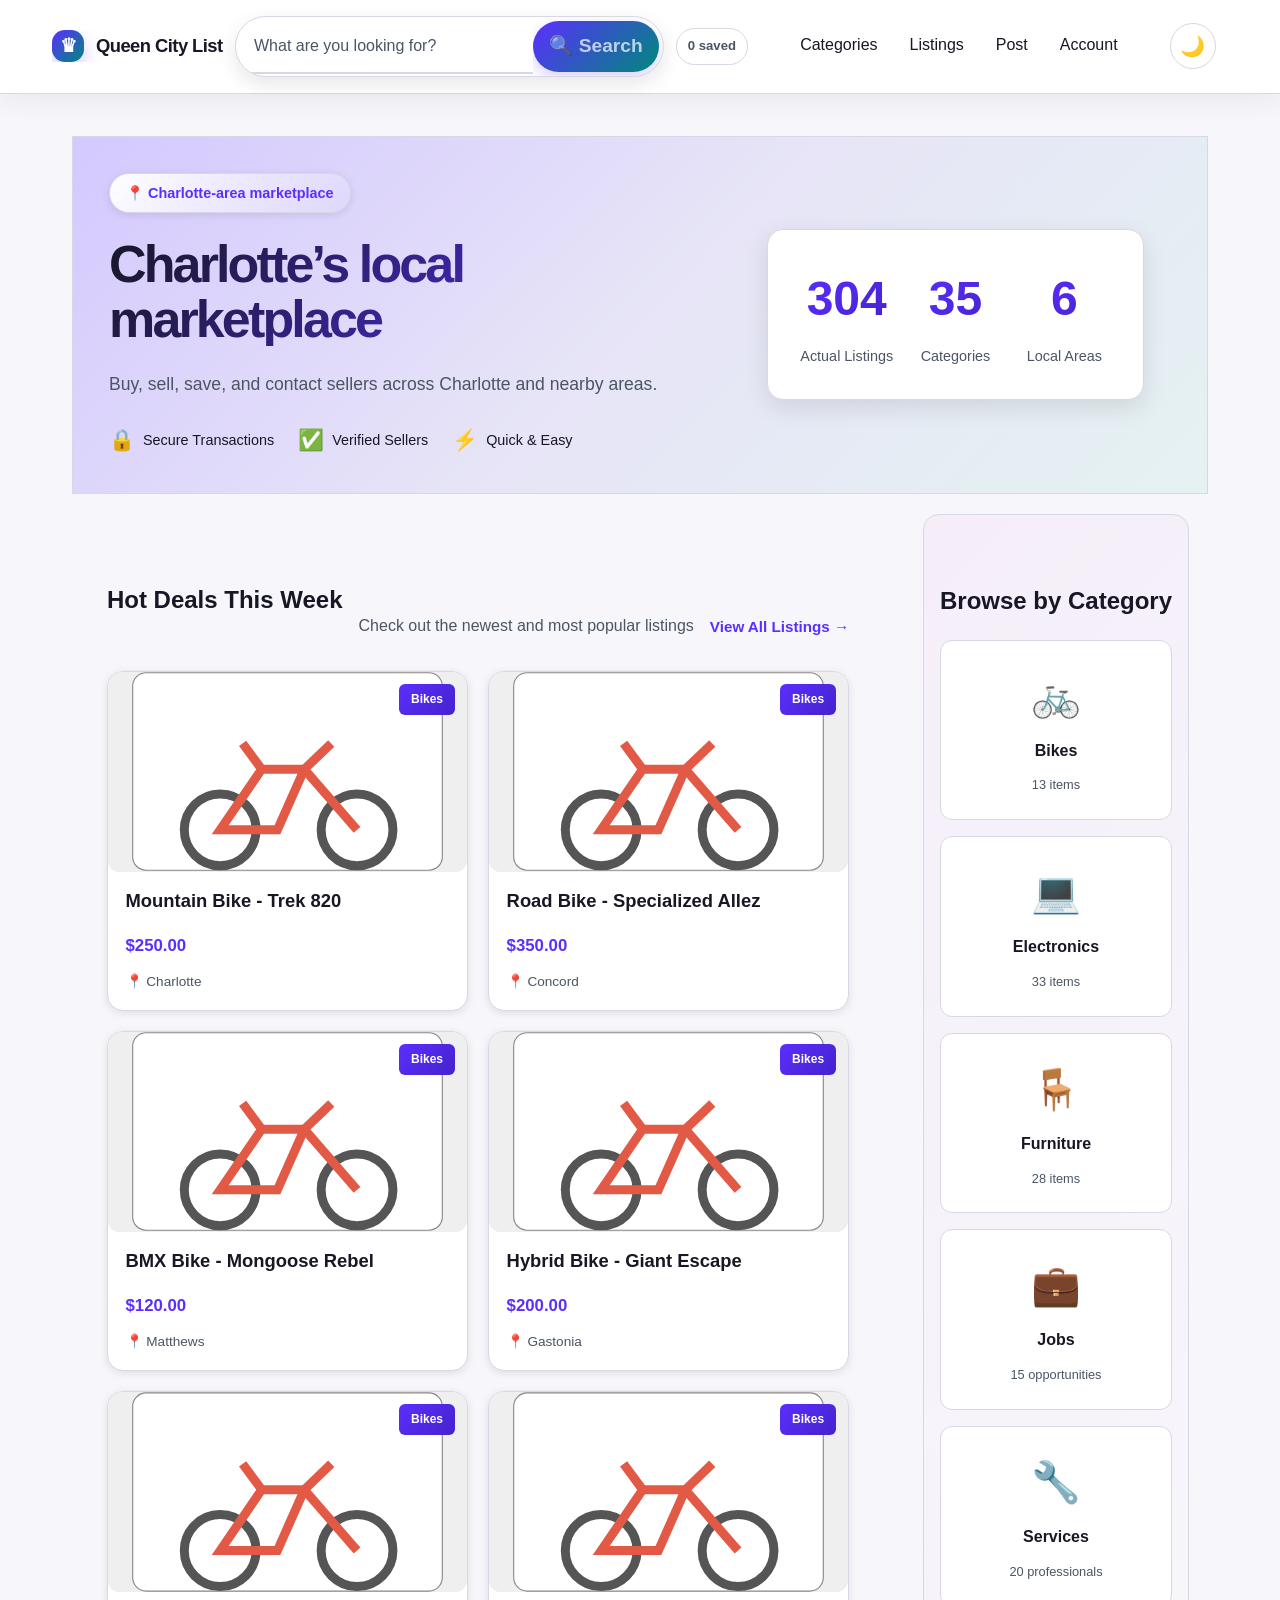
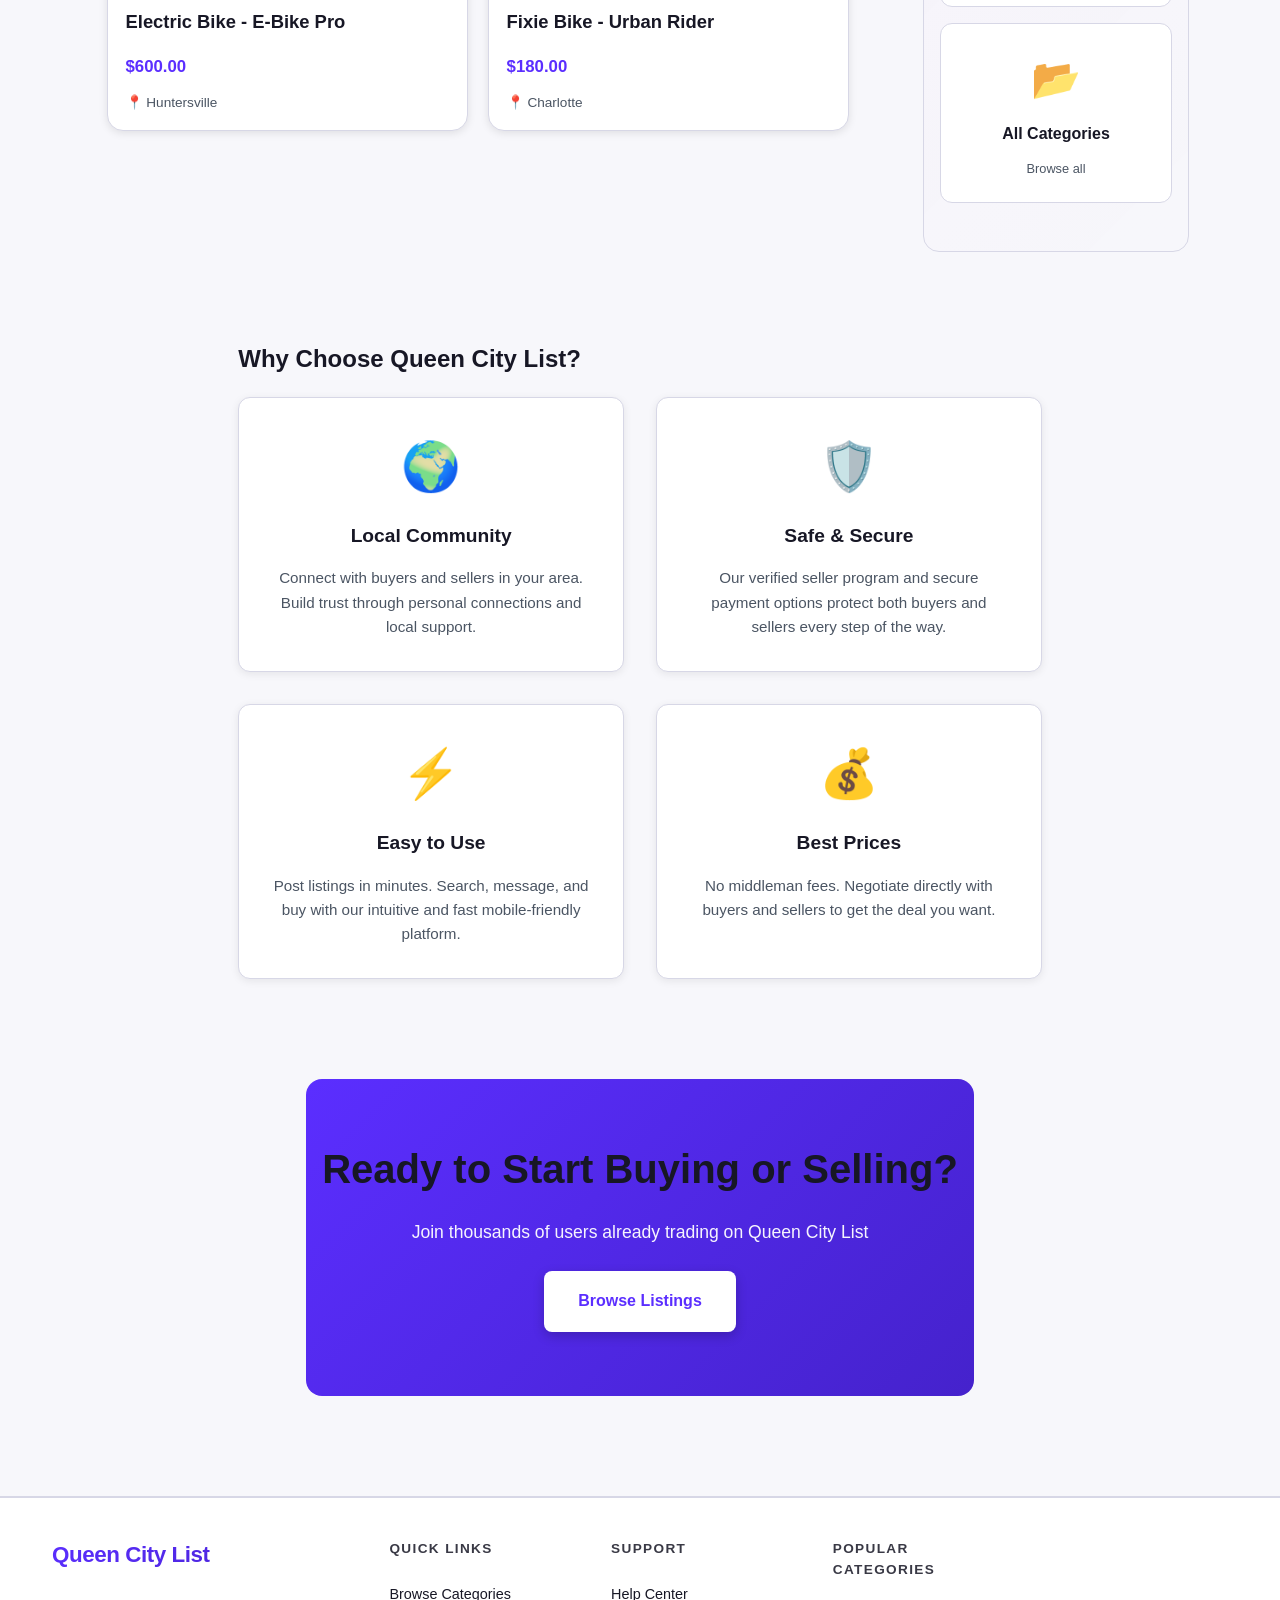
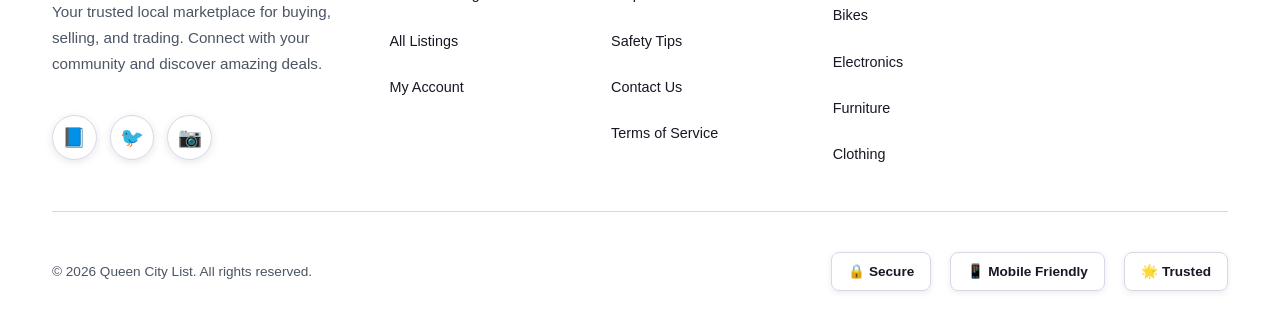
<file: Queen_City_List/index.html>
<!DOCTYPE html>
<html lang="en">
<head>
  <meta charset="UTF-8">
  <meta name="viewport" content="width=device-width, initial-scale=1.0">
  <title>Queen City List | Charlotte Marketplace</title>
  <link rel="stylesheet" href="styles.css">
</head>
<body data-page="home">
  <a class="skip-link" href="#mainContent">Skip to main content</a>
  <header class="site-header">
    <div class="header-top">
      <div class="header-container">
        <div class="header-left">
          <a class="logo-link" href="index.html" aria-label="Go to home page">
            <span class="logo-mark">◔</span>
            <span class="logo-text">Queen City List</span>
          </a>
        </div>

        <div class="header-center">
          <div class="search-bar">
            <div class="search-input-group">
              <input id="searchDesktop" type="text" placeholder="What are you looking for?" class="search-input">
              <input id="locationDesktop" type="text" placeholder="Location" class="location-input">
            </div>
            <button class="search-btn" aria-label="Search">
              <span class="search-icon">🔍</span>
            </button>
          </div>
        </div>

        <div class="header-right">
          <nav class="main-nav">
            <a href="categories.html" class="nav-link">Categories</a>
            <a href="Listings.html" class="nav-link">Listings</a>
            <a href="post.html" class="nav-link">Post</a>
            <a href="account.html" class="nav-link">Account</a>
          </nav>
          <button type="button" class="theme-toggle" id="modeToggleDesktop" aria-label="Toggle dark mode">
            <span class="theme-icon">🌙</span>
          </button>
        </div>

        <button class="mobile-menu-toggle" id="menuToggle" aria-expanded="false" aria-controls="mobileMenu" aria-label="Open navigation menu">
          <span class="hamburger-line"></span>
          <span class="hamburger-line"></span>
          <span class="hamburger-line"></span>
        </button>
      </div>
    </div>

    <div class="mobile-menu" id="mobileMenu">
      <div class="mobile-menu-header">
        <div class="mobile-search">
          <input id="searchMobile" type="text" placeholder="Search">
          <input id="locationMobile" type="text" placeholder="Location">
          <button class="mobile-search-btn">🔍</button>
        </div>
      </div>

      <nav class="mobile-nav">
        <a href="index.html" class="mobile-nav-link" data-nav="home">
          <span class="nav-icon">🏠</span>
          <span>Home</span>
        </a>
        <a href="categories.html" class="mobile-nav-link" data-nav="categories">
          <span class="nav-icon">📂</span>
          <span>Categories</span>
        </a>
        <a href="Listings.html" class="mobile-nav-link" data-nav="listings">
          <span class="nav-icon">📋</span>
          <span>Listings</span>
        </a>
        <a href="post.html" class="mobile-nav-link" data-nav="post">
          <span class="nav-icon">➕</span>
          <span>Post</span>
        </a>
        <a href="account.html" class="mobile-nav-link" data-nav="account">
          <span class="nav-icon">👤</span>
          <span>Account</span>
        </a>
        <button type="button" class="mobile-theme-toggle" id="modeToggleMobile" aria-label="Toggle dark mode"><span class="theme-icon">🌙</span></button>
      </nav>
    </div>
  </header>

  <main id="mainContent" class="app-shell">

    <section class="main-content">
      <!-- Premium Hero Section -->
      <div class="hero-section premium-hero">
        <div class="hero-backdrop"></div>
        <div class="hero-container">
          <div class="hero-content premium">
            <div class="hero-badge">📍 Charlotte-area marketplace</div>
            <h1 class="hero-title">Charlotte’s local marketplace</h1>
            <p class="hero-subtitle">Buy, sell, save, and contact sellers across Charlotte and nearby areas.</p>
            
            <div class="hero-trusted-by">
              <div class="trusted-badge">
                <span class="badge-icon">🔒</span>
                <span class="badge-text">Secure Transactions</span>
              </div>
              <div class="trusted-badge">
                <span class="badge-icon">✅</span>
                <span class="badge-text">Verified Sellers</span>
              </div>
              <div class="trusted-badge">
                <span class="badge-icon">⚡</span>
                <span class="badge-text">Quick & Easy</span>
              </div>
            </div>
          </div>
          
          <div class="hero-visual premium">
            <div class="stats-card premium-stats">
              <div class="stat-item premium">
                <div class="stat-number-large" id="homeTotalListings">0</div>
                <div class="stat-label">Actual Listings</div>
              </div>
              <div class="stat-item premium">
                <div class="stat-number-large" id="homeCategoryTotal">0</div>
                <div class="stat-label">Categories</div>
              </div>
              <div class="stat-item premium">
                <div class="stat-number-large" id="homeCityTotal">0</div>
                <div class="stat-label">Local Areas</div>
              </div>
            </div>
          </div>
        </div>
      </div>

      <!-- Featured Listings Section -->
      <div class="featured-listings-section">
        <div class="section-header">
          <h2 class="section-title">Hot Deals This Week</h2>
          <p class="section-subtitle">Check out the newest and most popular listings</p>
          <a href="Listings.html" class="view-all-link">View All Listings →</a>
        </div>
        <div id="featuredListingsContainer" class="featured-listings-grid"></div>
      </div>

      <!-- Quick Categories -->
      <div class="quick-categories-section">
        <h2 class="section-title">Browse by Category</h2>
        <div class="quick-categories-grid">
          <a href="Listings.html?category=Bikes" class="quick-category">
            <div class="quick-category-icon">🚲</div>
            <h3>Bikes</h3>
            <span class="category-count" data-count-category="Bikes">0 items</span>
          </a>
          <a href="Listings.html?category=Electronics" class="quick-category">
            <div class="quick-category-icon">💻</div>
            <h3>Electronics</h3>
            <span class="category-count" data-count-category="Electronics">0 items</span>
          </a>
          <a href="Listings.html?category=Furniture" class="quick-category">
            <div class="quick-category-icon">🪑</div>
            <h3>Furniture</h3>
            <span class="category-count" data-count-category="Furniture">0 items</span>
          </a>
          <a href="Listings.html?category=Jobs" class="quick-category">
            <div class="quick-category-icon">💼</div>
            <h3>Jobs</h3>
            <span class="category-count" data-count-category="Jobs">0 opportunities</span>
          </a>
          <a href="Listings.html?category=Services" class="quick-category">
            <div class="quick-category-icon">🔧</div>
            <h3>Services</h3>
            <span class="category-count" data-count-category="Services">0 professionals</span>
          </a>
          <a href="categories.html" class="quick-category">
            <div class="quick-category-icon">📂</div>
            <h3>All Categories</h3>
            <span class="category-count">Browse all</span>
          </a>
        </div>
      </div>

      <!-- Why Choose Us Section -->
      <div class="why-choose-section">
        <h2 class="section-title">Why Choose Queen City List?</h2>
        <div class="benefits-grid">
          <div class="benefit-card">
            <div class="benefit-icon">🌍</div>
            <h3>Local Community</h3>
            <p>Connect with buyers and sellers in your area. Build trust through personal connections and local support.</p>
          </div>
          <div class="benefit-card">
            <div class="benefit-icon">🛡️</div>
            <h3>Safe & Secure</h3>
            <p>Our verified seller program and secure payment options protect both buyers and sellers every step of the way.</p>
          </div>
          <div class="benefit-card">
            <div class="benefit-icon">⚡</div>
            <h3>Easy to Use</h3>
            <p>Post listings in minutes. Search, message, and buy with our intuitive and fast mobile-friendly platform.</p>
          </div>
          <div class="benefit-card">
            <div class="benefit-icon">💰</div>
            <h3>Best Prices</h3>
            <p>No middleman fees. Negotiate directly with buyers and sellers to get the deal you want.</p>
          </div>
        </div>
      </div>

      <!-- Call to Action Section -->
      <div class="cta-section">
        <div class="cta-content">
          <h2>Ready to Start Buying or Selling?</h2>
          <p>Join thousands of users already trading on Queen City List</p>
          <div class="cta-buttons">
            <a href="Listings.html" class="cta-btn primary">Browse Listings</a>
          </div>
        </div>
      </div>
    </section>
  </main>

  <footer class="site-footer">
    <div class="footer-container">
      <div class="footer-content">
        <div class="footer-section">
          <h3 class="footer-title">Queen City List</h3>
          <p class="footer-description">Your trusted local marketplace for buying, selling, and trading. Connect with your community and discover amazing deals.</p>
          <div class="social-links">
            <a href="#" class="social-link" aria-label="Facebook">📘</a>
            <a href="#" class="social-link" aria-label="Twitter">🐦</a>
            <a href="#" class="social-link" aria-label="Instagram">📷</a>
          </div>
        </div>

        <div class="footer-section">
          <h4 class="footer-subtitle">Quick Links</h4>
          <nav class="footer-nav">
            <a href="categories.html">Browse Categories</a>
            <a href="Listings.html">All Listings</a>
            <a href="account.html">My Account</a>
          </nav>
        </div>

        <div class="footer-section">
          <h4 class="footer-subtitle">Support</h4>
          <nav class="footer-nav">
            <a href="#">Help Center</a>
            <a href="#">Safety Tips</a>
            <a href="#">Contact Us</a>
            <a href="#">Terms of Service</a>
          </nav>
        </div>

        <div class="footer-section">
          <h4 class="footer-subtitle">Popular Categories</h4>
          <nav class="footer-nav">
            <a href="Listings.html?category=Bikes">Bikes</a>
            <a href="Listings.html?category=Electronics">Electronics</a>
            <a href="Listings.html?category=Furniture">Furniture</a>
            <a href="Listings.html?category=Clothing">Clothing</a>
          </nav>
        </div>
      </div>

      <div class="footer-bottom">
        <div class="footer-bottom-content">
          <p class="copyright">&copy; 2026 Queen City List. All rights reserved.</p>
          <div class="footer-badges">
            <span class="badge">🔒 Secure</span>
            <span class="badge">📱 Mobile Friendly</span>
            <span class="badge">🌟 Trusted</span>
          </div>
        </div>
      </div>
    </div>
  </footer>

  <script src="script.js"></script>
</body>
</html>
</file>
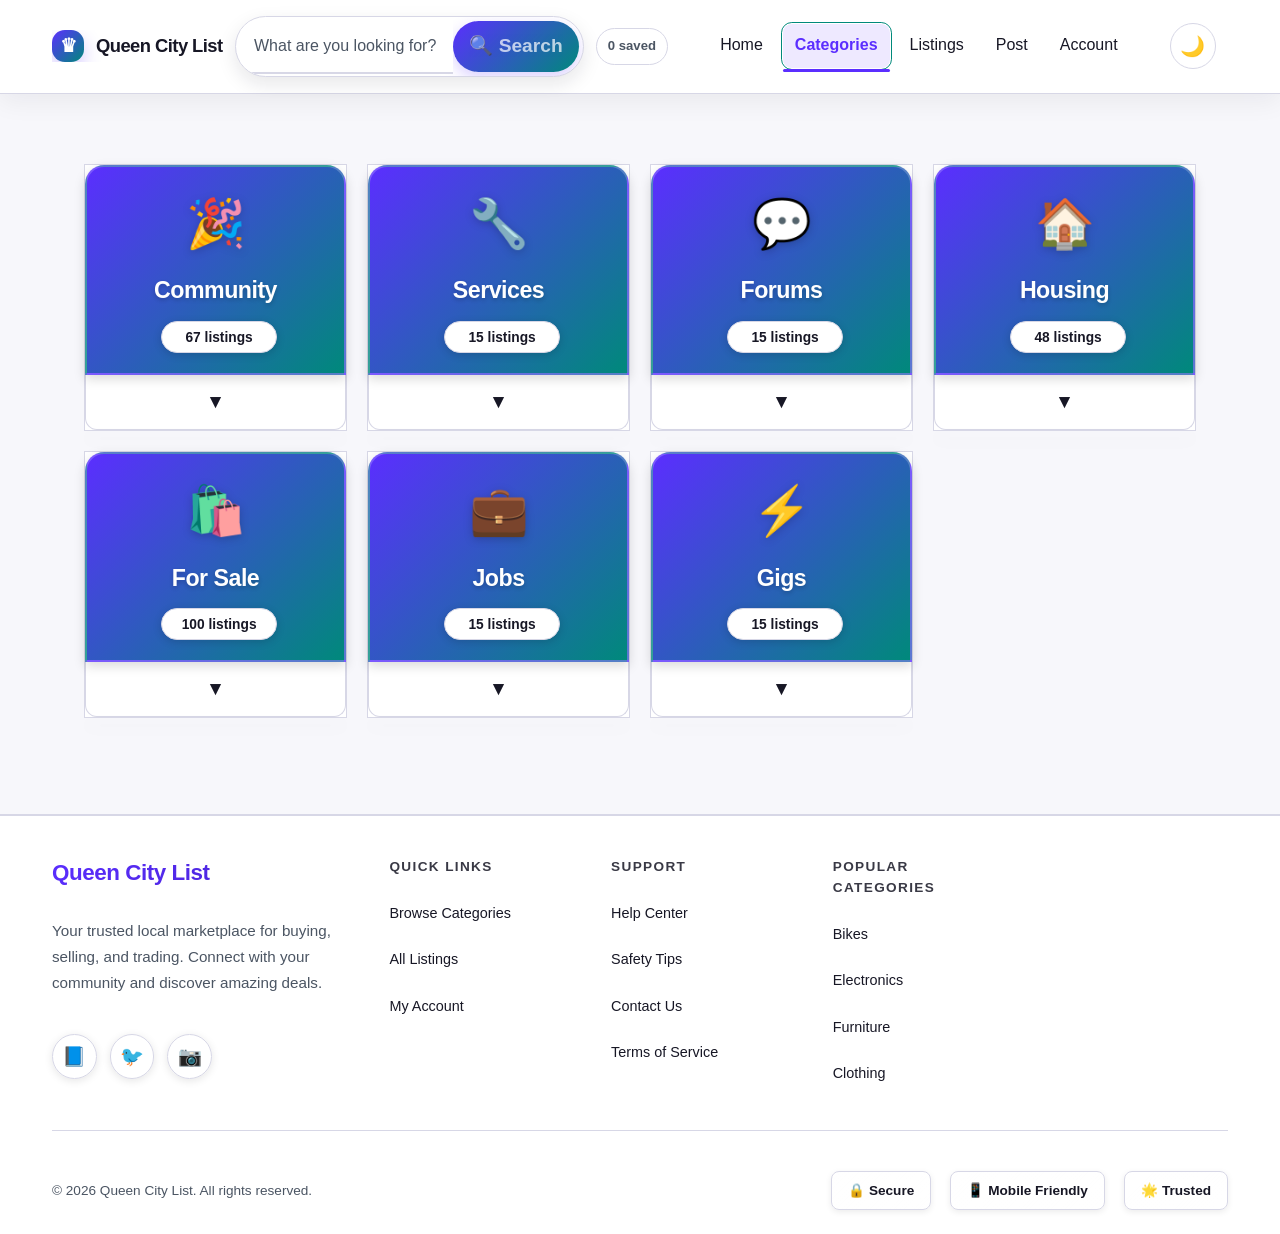
<file: Queen_City_List/categories.html>
<!DOCTYPE html>
<html lang="en">
<head>
  <meta charset="UTF-8">
  <meta name="viewport" content="width=device-width, initial-scale=1.0">
  <title>Categories | Queen City List</title>
  <link rel="stylesheet" href="styles.css">
</head>
<body data-page="categories">
  <a class="skip-link" href="#mainContent">Skip to main content</a>
  <header class="site-header">
    <div class="header-top">
      <div class="header-container">
        <div class="header-left">
          <a class="logo-link" href="index.html" aria-label="Go to home page">
            <span class="logo-mark">◔</span>
            <span class="logo-text">Queen City List</span>
          </a>
        </div>

        <div class="header-center">
          <div class="search-bar">
            <div class="search-input-group">
              <input id="searchDesktop" type="text" placeholder="What are you looking for?" class="search-input">
              <input id="locationDesktop" type="text" placeholder="Location" class="location-input">
            </div>
            <button class="search-btn" aria-label="Search">
              <span class="search-icon">🔍</span>
            </button>
          </div>
        </div>

        <div class="header-right">
          <nav class="main-nav">
            <a href="index.html" class="nav-link">Home</a>
            <a href="categories.html" class="nav-link">Categories</a>
            <a href="Listings.html" class="nav-link">Listings</a>
            <a href="post.html" class="nav-link">Post</a>
            <a href="account.html" class="nav-link">Account</a>
          </nav>
          <button type="button" class="theme-toggle" id="modeToggleDesktop" aria-label="Toggle dark mode">
            <span class="theme-icon">🌙</span>
          </button>
        </div>

        <button class="mobile-menu-toggle" id="menuToggle" aria-expanded="false" aria-controls="mobileMenu" aria-label="Open navigation menu">
          <span class="hamburger-line"></span>
          <span class="hamburger-line"></span>
          <span class="hamburger-line"></span>
        </button>
      </div>
    </div>

    <div class="mobile-menu" id="mobileMenu">
      <div class="mobile-menu-header">
        <div class="mobile-search">
          <input id="searchMobile" type="text" placeholder="Search">
          <input id="locationMobile" type="text" placeholder="Location">
          <button class="mobile-search-btn">🔍</button>
        </div>
      </div>

      <nav class="mobile-nav">
        <a href="index.html" class="mobile-nav-link" data-nav="home">
          <span class="nav-icon">🏠</span>
          <span>Home</span>
        </a>
        <a href="categories.html" class="mobile-nav-link" data-nav="categories">
          <span class="nav-icon">📂</span>
          <span>Categories</span>
        </a>
        <a href="Listings.html" class="mobile-nav-link" data-nav="listings">
          <span class="nav-icon">📋</span>
          <span>Listings</span>
        </a>
        <a href="post.html" class="mobile-nav-link" data-nav="post">
          <span class="nav-icon">➕</span>
          <span>Post</span>
        </a>
        <a href="account.html" class="mobile-nav-link" data-nav="account">
          <span class="nav-icon">👤</span>
          <span>Account</span>
        </a>
        <button type="button" class="mobile-theme-toggle" id="modeToggleMobile" aria-label="Toggle dark mode"><span class="theme-icon">🌙</span></button>
      </nav>
    </div>
  </header>

  <main id="mainContent" class="app-shell">
    <div class="categories-grid">
  <div class="category-card-wrapper">
    <div class="category-card-image" style="background: linear-gradient(135deg, #667eea 0%, #764ba2 100%);">
      <span class="category-icon">🎉</span>
      <h3>Community</h3>
    </div>
    <div class="category-dropdown-btn" onclick="toggleDropdown(this)">
      <span>▼</span>
    </div>
    <div class="category-dropdown">
      <a class="cat-link" data-category="Activities">Activities</a>
      <a class="cat-link" data-category="Childcare">Childcare</a>
      <a class="cat-link" data-category="Classes">Classes</a>
      <a class="cat-link" data-category="Groups">Groups</a>
      <a class="cat-link" data-category="News">News</a>
    </div>
  </div>

  <div class="category-card-wrapper">
    <div class="category-card-image" style="background: linear-gradient(135deg, #f093fb 0%, #f5576c 100%);">
      <span class="category-icon">🔧</span>
      <h3>Services</h3>
    </div>
    <div class="category-dropdown-btn" onclick="toggleDropdown(this)">
      <span>▼</span>
    </div>
    <div class="category-dropdown">
      <a class="cat-link" data-category="Automotive">Automotive</a>
      <a class="cat-link" data-category="Beauty">Beauty</a>
      <a class="cat-link" data-category="Computer">Computer</a>
      <a class="cat-link" data-category="Creative">Creative</a>
      <a class="cat-link" data-category="Legal">Legal</a>
    </div>
  </div>

  <div class="category-card-wrapper">
    <div class="category-card-image" style="background: linear-gradient(135deg, #4facfe 0%, #00f2fe 100%);">
      <span class="category-icon">💬</span>
      <h3>Forums</h3>
    </div>
    <div class="category-dropdown-btn" onclick="toggleDropdown(this)">
      <span>▼</span>
    </div>
    <div class="category-dropdown">
      <a class="cat-link" data-category="Advice">Advice</a>
      <a class="cat-link" data-category="Gaming">Gaming</a>
      <a class="cat-link" data-category="Music">Music</a>
      <a class="cat-link" data-category="Tech">Tech</a>
      <a class="cat-link" data-category="Travel">Travel</a>
    </div>
  </div>

  <div class="category-card-wrapper">
    <div class="category-card-image" style="background: linear-gradient(135deg, #fa709a 0%, #fee140 100%);">
      <span class="category-icon">🏠</span>
      <h3>Housing</h3>
    </div>
    <div class="category-dropdown-btn" onclick="toggleDropdown(this)">
      <span>▼</span>
    </div>
    <div class="category-dropdown">
      <a class="cat-link" data-category="Apts">Apts</a>
      <a class="cat-link" data-category="Rooms">Rooms</a>
      <a class="cat-link" data-category="Office">Office</a>
      <a class="cat-link" data-category="Parking">Parking</a>
      <a class="cat-link" data-category="Storage">Storage</a>
    </div>
  </div>

  <div class="category-card-wrapper">
    <div class="category-card-image" style="background: linear-gradient(135deg, #a8edea 0%, #fed6e3 100%);">
      <span class="category-icon">🛍️</span>
      <h3>For Sale</h3>
    </div>
    <div class="category-dropdown-btn" onclick="toggleDropdown(this)">
      <span>▼</span>
    </div>
    <div class="category-dropdown">
      <a class="cat-link" data-category="Appliances">Appliances</a>
      <a class="cat-link" data-category="Bikes">Bikes</a>
      <a class="cat-link" data-category="Electronics">Electronics</a>
      <a class="cat-link" data-category="Furniture">Furniture</a>
      <a class="cat-link" data-category="Vehicles">Vehicles</a>
    </div>
  </div>

  <div class="category-card-wrapper">
    <div class="category-card-image" style="background: linear-gradient(135deg, #ff9a56 0%, #ff6a88 100%);">
      <span class="category-icon">💼</span>
      <h3>Jobs</h3>
    </div>
    <div class="category-dropdown-btn" onclick="toggleDropdown(this)">
      <span>▼</span>
    </div>
    <div class="category-dropdown">
      <a class="cat-link" data-category="Accounting">Accounting</a>
      <a class="cat-link" data-category="Business">Business</a>
      <a class="cat-link" data-category="Customer Service">Customer Service</a>
      <a class="cat-link" data-category="Food">Food</a>
      <a class="cat-link" data-category="Writing">Writing</a>
    </div>
  </div>

  <div class="category-card-wrapper">
    <div class="category-card-image" style="background: linear-gradient(135deg, #a1c4fd 0%, #c2e9fb 100%);">
      <span class="category-icon">⚡</span>
      <h3>Gigs</h3>
    </div>
    <div class="category-dropdown-btn" onclick="toggleDropdown(this)">
      <span>▼</span>
    </div>
    <div class="category-dropdown">
      <a class="cat-link" data-category="Creative">Creative</a>
      <a class="cat-link" data-category="Event">Event</a>
      <a class="cat-link" data-category="Labor">Labor</a>
      <a class="cat-link" data-category="Talent">Talent</a>
      <a class="cat-link" data-category="Writing">Writing</a>
    </div>
  </div>
</div>
</main>

  <footer class="site-footer">
    <div class="footer-container">
      <div class="footer-content">
        <div class="footer-section">
          <h3 class="footer-title">Queen City List</h3>
          <p class="footer-description">Your trusted local marketplace for buying, selling, and trading. Connect with your community and discover amazing deals.</p>
          <div class="social-links">
            <a href="#" class="social-link" aria-label="Facebook">📘</a>
            <a href="#" class="social-link" aria-label="Twitter">🐦</a>
            <a href="#" class="social-link" aria-label="Instagram">📷</a>
          </div>
        </div>

        <div class="footer-section">
          <h4 class="footer-subtitle">Quick Links</h4>
          <nav class="footer-nav">
            <a href="categories.html">Browse Categories</a>
            <a href="Listings.html">All Listings</a>
            <a href="account.html">My Account</a>
          </nav>
        </div>

        <div class="footer-section">
          <h4 class="footer-subtitle">Support</h4>
          <nav class="footer-nav">
            <a href="#">Help Center</a>
            <a href="#">Safety Tips</a>
            <a href="#">Contact Us</a>
            <a href="#">Terms of Service</a>
          </nav>
        </div>

        <div class="footer-section">
          <h4 class="footer-subtitle">Popular Categories</h4>
          <nav class="footer-nav">
            <a href="Listings.html?category=Bikes">Bikes</a>
            <a href="Listings.html?category=Electronics">Electronics</a>
            <a href="Listings.html?category=Furniture">Furniture</a>
            <a href="Listings.html?category=Clothing">Clothing</a>
          </nav>
        </div>
      </div>

      <div class="footer-bottom">
        <div class="footer-bottom-content">
          <p class="copyright">&copy; 2026 Queen City List. All rights reserved.</p>
          <div class="footer-badges">
            <span class="badge">🔒 Secure</span>
            <span class="badge">📱 Mobile Friendly</span>
            <span class="badge">🌟 Trusted</span>
          </div>
        </div>
      </div>
    </div>
  </footer>

  <script src="script.js"></script>
</body>
</html>
</file>
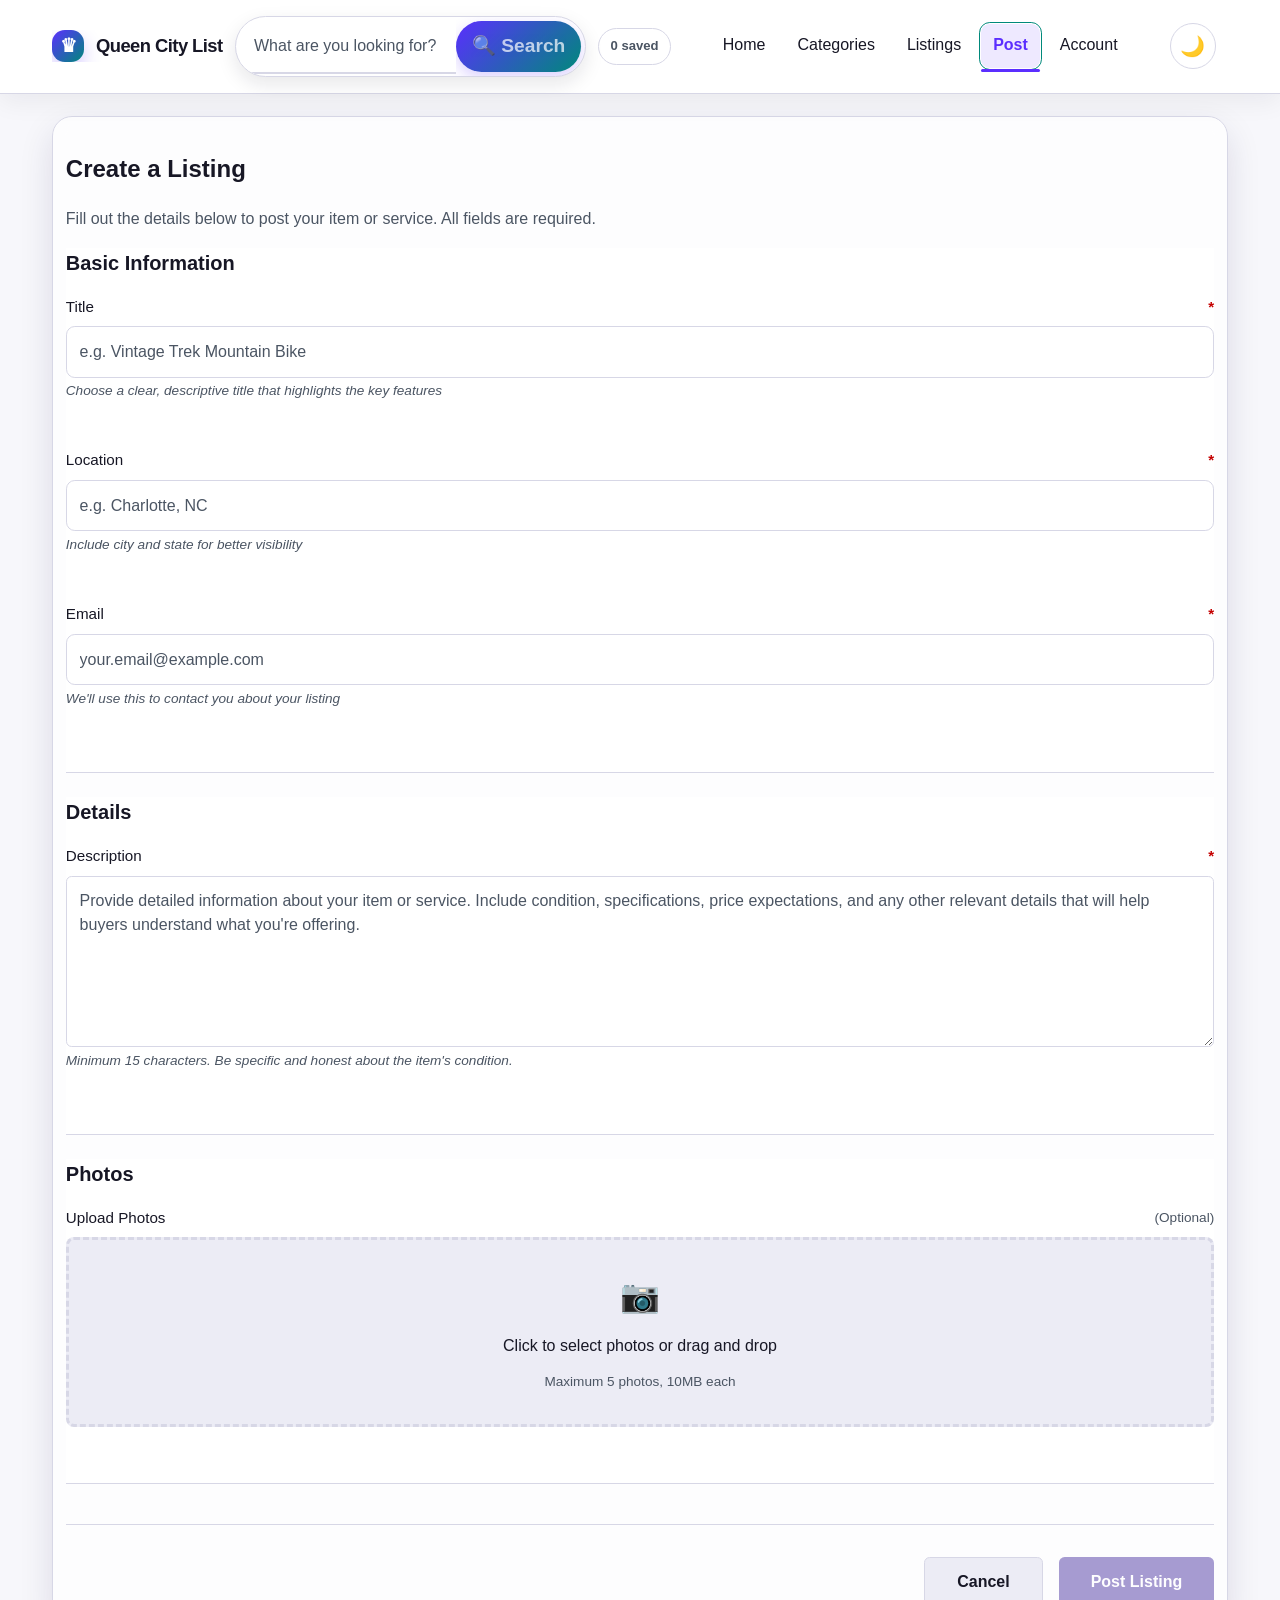
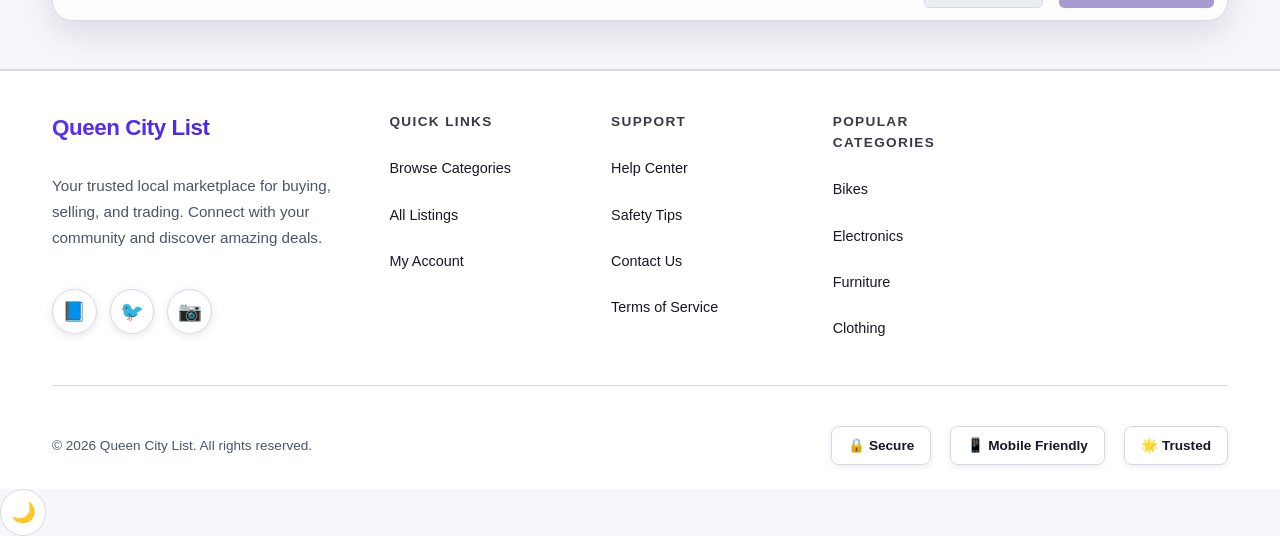
<file: Queen_City_List/post.html>
<!DOCTYPE html>
<html lang="en">
<head>
  <meta charset="UTF-8">
  <meta name="viewport" content="width=device-width, initial-scale=1.0">
  <title>Post a Listing | Queen City List</title>
  <link rel="stylesheet" href="styles.css">
</head>
<body data-page="post">
  <a class="skip-link" href="#mainContent">Skip to main content</a>
  <header class="site-header">
    <div class="header-top">
      <div class="header-container">
        <div class="header-left">
          <a class="logo-link" href="index.html" aria-label="Go to home page">
            <span class="logo-mark">◔</span>
            <span class="logo-text">Queen City List</span>
          </a>
        </div>

        <div class="header-center">
          <div class="search-bar">
            <div class="search-input-group">
              <input id="searchDesktop" type="text" placeholder="What are you looking for?" class="search-input">
              <input id="locationDesktop" type="text" placeholder="Location" class="location-input">
            </div>
            <button class="search-btn" aria-label="Search">
              <span class="search-icon">🔍</span>
            </button>
          </div>
        </div>

        <div class="header-right">
          <nav class="main-nav">
            <a href="index.html" class="nav-link">Home</a>
            <a href="categories.html" class="nav-link">Categories</a>
            <a href="Listings.html" class="nav-link">Listings</a>
            <a href="post.html" class="nav-link">Post</a>
            <a href="account.html" class="nav-link">Account</a>
          </nav>
          <button type="button" class="theme-toggle" id="modeToggleDesktop" aria-label="Toggle dark mode">
            <span class="theme-icon">🌙</span>
          </button>
        </div>

        <button class="mobile-menu-toggle" id="menuToggle" aria-expanded="false" aria-controls="mobileMenu" aria-label="Open navigation menu">
          <span class="hamburger-line"></span>
          <span class="hamburger-line"></span>
          <span class="hamburger-line"></span>
        </button>
      </div>
    </div>

    <div class="mobile-menu" id="mobileMenu">
      <div class="mobile-menu-header">
        <div class="mobile-search">
          <input id="searchMobile" type="text" placeholder="Search">
          <input id="locationMobile" type="text" placeholder="Location">
          <button class="mobile-search-btn">🔍</button>
        </div>
      </div>

      <nav class="mobile-nav">
        <a href="index.html" class="mobile-nav-link" data-nav="home">
          <span class="nav-icon">🏠</span>
          <span>Home</span>
        </a>
        <a href="categories.html" class="mobile-nav-link" data-nav="categories">
          <span class="nav-icon">📂</span>
          <span>Categories</span>
        </a>
        <a href="Listings.html" class="mobile-nav-link" data-nav="listings">
          <span class="nav-icon">📋</span>
          <span>Listings</span>
        </a>
        <a href="post.html" class="mobile-nav-link" data-nav="post">
          <span class="nav-icon">➕</span>
          <span>Post</span>
        </a>
        <a href="account.html" class="mobile-nav-link" data-nav="account">
          <span class="nav-icon">👤</span>
          <span>Account</span>
        </a>
        <button type="button" class="mobile-theme-toggle" id="modeToggleMobile" aria-label="Toggle dark mode"><span class="theme-icon">🌙</span></button>
      </nav>
    </div>
  </header>

  <main id="mainContent" class="app-shell">
    <section class="main-panel single-panel">
      <div class="figma-box">
        <h1>Create a Listing</h1>
        <p class="form-intro">Fill out the details below to post your item or service. All fields are required.</p>

        <form id="postForm" novalidate>

          <div class="form-section">
            <h2>Basic Information</h2>

            <div class="field-group">
              <label for="title" class="field-label">
                <span class="label-text">Title</span>
                <span class="required">*</span>
              </label>
              <input type="text" id="title" name="title" placeholder="e.g. Vintage Trek Mountain Bike" class="form-input">
              <div class="field-hint">Choose a clear, descriptive title that highlights the key features</div>
              <div class="error-msg" id="titleError" role="alert" aria-live="polite"></div>
            </div>

            <div class="field-group">
              <label for="location" class="field-label">
                <span class="label-text">Location</span>
                <span class="required">*</span>
              </label>
              <input type="text" id="location" name="location" placeholder="e.g. Charlotte, NC" class="form-input">
              <div class="field-hint">Include city and state for better visibility</div>
              <div class="error-msg" id="locationError" role="alert" aria-live="polite"></div>
            </div>

            <div class="field-group">
              <label for="email" class="field-label">
                <span class="label-text">Email</span>
                <span class="required">*</span>
              </label>
              <input type="email" id="email" name="email" placeholder="your.email@example.com" class="form-input">
              <div class="field-hint">We'll use this to contact you about your listing</div>
              <div class="error-msg" id="emailError" role="alert" aria-live="polite"></div>
            </div>
          </div>

          <div class="form-section">
            <h2>Details</h2>

            <div class="field-group">
              <label for="desc" class="field-label">
                <span class="label-text">Description</span>
                <span class="required">*</span>
              </label>
              <textarea id="desc" name="desc" placeholder="Provide detailed information about your item or service. Include condition, specifications, price expectations, and any other relevant details that will help buyers understand what you're offering." class="form-textarea" rows="6"></textarea>
              <div class="field-hint">Minimum 15 characters. Be specific and honest about the item's condition.</div>
              <div class="error-msg" id="descError" role="alert" aria-live="polite"></div>
            </div>
          </div>

          <div class="form-section">
            <h2>Photos</h2>
            <div class="field-group">
              <label for="imageUpload" class="field-label">
                <span class="label-text">Upload Photos</span>
                <span class="optional">(Optional)</span>
              </label>
              <div class="file-upload-area">
                <input type="file" id="imageUpload" name="images" multiple accept="image/*" class="file-input">
                <div class="upload-placeholder">
                  <div class="upload-icon">📷</div>
                  <p>Click to select photos or drag and drop</p>
                  <small>Maximum 5 photos, 10MB each</small>
                </div>
              </div>
              <div id="preview" class="preview-grid"></div>
            </div>
          </div>

          <input type="hidden" id="category" name="category" value="Bikes">

          <div class="form-actions">
            <div id="error" class="error-message" role="alert" aria-live="assertive"></div>
            <div id="success" class="success-message hidden" role="status" aria-live="polite"></div>

            <div class="button-group">
              <button type="button" class="btn-secondary" onclick="window.history.back()">Cancel</button>
              <button type="submit" id="submitBtn" class="btn-primary" disabled>
                <span class="btn-text">Post Listing</span>
                <span class="btn-loading hidden">Posting...</span>
              </button>
            </div>
          </div>

        </form>
      </div>
    </section>
  </main>

  <footer class="site-footer">
    <div class="footer-container">
      <div class="footer-content">
        <div class="footer-section">
          <h3 class="footer-title">Queen City List</h3>
          <p class="footer-description">Your trusted local marketplace for buying, selling, and trading. Connect with your community and discover amazing deals.</p>
          <div class="social-links">
            <a href="#" class="social-link" aria-label="Facebook">📘</a>
            <a href="#" class="social-link" aria-label="Twitter">🐦</a>
            <a href="#" class="social-link" aria-label="Instagram">📷</a>
          </div>
        </div>

        <div class="footer-section">
          <h4 class="footer-subtitle">Quick Links</h4>
          <nav class="footer-nav">
            <a href="categories.html">Browse Categories</a>
            <a href="Listings.html">All Listings</a>
            <a href="account.html">My Account</a>
          </nav>
        </div>

        <div class="footer-section">
          <h4 class="footer-subtitle">Support</h4>
          <nav class="footer-nav">
            <a href="#">Help Center</a>
            <a href="#">Safety Tips</a>
            <a href="#">Contact Us</a>
            <a href="#">Terms of Service</a>
          </nav>
        </div>

        <div class="footer-section">
          <h4 class="footer-subtitle">Popular Categories</h4>
          <nav class="footer-nav">
            <a href="Listings.html?category=Bikes">Bikes</a>
            <a href="Listings.html?category=Electronics">Electronics</a>
            <a href="Listings.html?category=Furniture">Furniture</a>
            <a href="Listings.html?category=Clothing">Clothing</a>
          </nav>
        </div>
      </div>

      <div class="footer-bottom">
        <div class="footer-bottom-content">
          <p class="copyright">&copy; 2026 Queen City List. All rights reserved.</p>
          <div class="footer-badges">
            <span class="badge">🔒 Secure</span>
            <span class="badge">📱 Mobile Friendly</span>
            <span class="badge">🌟 Trusted</span>
          </div>
        </div>
      </div>
    </div>
  </footer>

  <!-- Add a dark mode toggle button -->
  <div class="theme-toggle">
    <label class="switch">
      <input type="checkbox" id="darkModeToggle">
      <span class="slider"></span>
    </label>
    <span id="themeLabel" class="sr-only">Light mode</span>
  </div>

  <!-- Link the script for dark mode functionality -->
  <script src="script.js"></script>
</body>
</html>
</file>
<file: Queen_City_List/styles.css>
:root {
  --bg: #efefef;
  --panel: #dcdcdc;
  --card: #ffffff;
  --text: #222222;
  --muted: #424242;
  --border: #999999;
  --accent: #d953d7;
  --accent-dark: #b43ab0;
  --accent-text: #ffffff;
  --shadow: 0 10px 20px rgba(0, 0, 0, 0.08);
  --focus-outline: #0066cc;
}

body.dark {
  --bg: #141418;
  --panel: #23232a;
  --card: #2f2f38;
  --text: #f4f4f4;
  --muted: #b8b8c0;
  --border: #66697a;
  --accent: #dd63da;
  --accent-dark: #ff8af0;
  --accent-text: #1a1a1e;
  --shadow: 0 10px 24px rgba(0, 0, 0, 0.35);
  --focus-outline: #4da6ff;
}

* {
  box-sizing: border-box;
}

html {
  font-size: 16px;
  scroll-behavior: smooth;
}

/* Ensure text remains readable when zoomed */
@media (prefers-reduced-motion: no-preference) {
  html {
    scroll-behavior: smooth;
  }
}

body {
  margin: 0;
  background: var(--bg);
  color: var(--text);
  font-family: 'Roboto', Arial, sans-serif;
}

a {
  color: inherit;
  text-decoration: none;
}

a:focus-visible {
  outline: 0.2rem solid var(--focus-outline);
  outline-offset: 0.2rem;
  border-radius: 0.25rem;
}

button,
input,
textarea,
select {
  font: inherit;
}

button:focus-visible,
input:focus-visible,
textarea:focus-visible,
select:focus-visible {
  outline: 0.2rem solid var(--focus-outline);
  outline-offset: 0.2rem;
}

input::placeholder,
textarea::placeholder {
  color: var(--muted);
  opacity: 0.8;
}

img {
  display: block;
  max-width: 100%;
}

.hidden {
  display: none !important;
}

.topbar {
  position: sticky;
  top: 0;
  z-index: 20;
  background: var(--card);
  border-bottom: 1px solid var(--border);
}

.topbar-inner {
  max-width: 1180px;
  margin: 0 auto;
  padding: 0.8rem 1rem;
  display: flex;
  align-items: center;
  justify-content: space-between;
  gap: 0.75rem;
}

.logo-link {
  display: flex;
  align-items: center;
  gap: 0.5rem;
  min-width: 0;
}

.logo-mark {
  color: var(--accent);
  font-size: 1.55rem;
  font-weight: 700;
}

.logo-text,
.header-title {
  font-size: 1.1rem;
}

.search-row {
  display: grid;
  gap: 0.55rem;
}

.desktop-search {
  display: none;
  flex: 1;
  grid-template-columns: minmax(240px, 1fr) minmax(120px, 180px);
  max-width: 580px;
}

.search-row input,
.field input,
.field textarea,
.field select {
  width: 100%;
  min-width: 0;
  background: var(--panel);
  border: 1px solid var(--border);
  color: var(--text);
  padding: 0.65rem 0.75rem;
}

.field textarea {
  resize: vertical;
  min-height: 120px;
}

.menu-toggle {
  width: 2.9rem;
  height: 2.9rem;
  display: inline-flex;
  flex-direction: column;
  justify-content: center;
  gap: 0.28rem;
  padding: 0.65rem;
  border: 1px solid var(--border);
  background: var(--card);
}

.menu-toggle span {
  display: block;
  height: 2px;
  width: 100%;
  background: var(--text);
}

.mobile-menu {
  display: none;
  padding: 0 1rem 1rem;
  border-top: 1px solid var(--border);
  background: var(--card);
}

.mobile-menu.open {
  display: block;
}

.mobile-links {
  display: grid;
  gap: 0.55rem;
}

.mobile-links a,
.mode-btn,
.side-btn,
.filter-btn {
  border: 1px solid var(--accent-dark);
  background: var(--accent);
  color: var(--accent-text);
  padding: 0.45rem 0.75rem;
  text-align: center;
  font-weight: 500;
  cursor: pointer;
  border-radius: 0.25rem;
}

.mode-btn {
  position: relative;
  min-width: 6rem;
}

.mode-btn::after {
  content: attr(data-state);
  position: absolute;
  right: 0.5rem;
  font-size: 0.75rem;
  opacity: 0.7;
}

body.dark .mode-btn::after {
  content: '🌙';
}

body:not(.dark) .mode-btn::after {
  content: '☀️';
}

.mobile-links a.active {
  box-shadow: inset 0 0 0 0.2rem rgba(0, 0, 0, 0.1);
  font-weight: 600;
}

.app-shell {
  width: min(1180px, calc(100% - 1.25rem));
  margin: 1rem auto 1.5rem;
  display: grid;
  gap: 1rem;
}

.side-actions {
  display: none;
}

.figma-box {
  background: var(--panel);
  border: 1px solid var(--border);
  box-shadow: var(--shadow);
  padding: 0.8rem;
}

.home-panel,
.single-panel {
  display: grid;
  gap: 1rem;
}

.categories-panel h2,
.form-panel h1,
.account-box h1 {
  font-size: 1rem;
  margin: 0 0 0.65rem;
  font-weight: 400;
}

.categories-grid {
  display: grid;
  grid-template-columns: repeat(auto-fit, minmax(250px, 1fr));
  gap: 2rem;
  padding: 3rem 2rem;
  max-width: 1600px;
}

.category-card-wrapper {
  position: relative;
  display: flex;
  flex-direction: column;
}

.category-card-image {
  position: relative;
  height: 180px;
  border-radius: 12px;
  display: flex;
  flex-direction: column;
  align-items: center;
  justify-content: center;
  gap: 1rem;
  overflow: hidden;
  cursor: pointer;
  transition: all 0.3s cubic-bezier(0.34, 1.56, 0.64, 1);
  box-shadow: 0 4px 12px rgba(0, 0, 0, 0.15);
  border: 2px solid rgba(255, 255, 255, 0.2);
}

.category-card-image:hover {
  transform: translateY(-8px);
  box-shadow: 0 12px 24px rgba(0, 0, 0, 0.25);
  border-color: rgba(255, 255, 255, 0.4);
}

.category-icon {
  font-size: 3rem;
  display: block;
  filter: drop-shadow(0 2px 4px rgba(0, 0, 0, 0.2));
}

.category-card-image h3 {
  font-size: 1.5rem;
  font-weight: 700;
  margin: 0;
  color: white;
  text-shadow: 0 2px 4px rgba(0, 0, 0, 0.2);
  letter-spacing: -0.5px;
}

.category-dropdown-btn {
  width: 100%;
  padding: 0.75rem;
  background: var(--card);
  border: 1px solid var(--border);
  border-top: none;
  border-radius: 0 0 12px 12px;
  display: flex;
  align-items: center;
  justify-content: center;
  cursor: pointer;
  transition: all 0.3s ease;
  font-size: 1.2rem;
  color: var(--text);
  user-select: none;
  font-weight: 600;
}

.category-dropdown-btn:hover {
  background: var(--panel);
  border-color: var(--accent);
  color: var(--accent);
  transform: scale(1.05);
}

.category-dropdown {
  position: absolute;
  top: 100%;
  left: 0;
  right: 0;
  background: var(--card);
  border: 1px solid var(--border);
  border-top: none;
  border-radius: 0 0 12px 12px;
  box-shadow: 0 8px 16px rgba(0, 0, 0, 0.15);
  max-height: 0;
  overflow: hidden;
  transition: max-height 0.4s cubic-bezier(0.4, 0, 0.2, 1);
  z-index: 100;
  display: flex;
  flex-direction: column;
}

.category-dropdown.active {
  max-height: 400px;
  overflow-y: auto;
}

.category-dropdown a {
  padding: 0.9rem 1.2rem;
  color: var(--text);
  text-decoration: none;
  font-weight: 500;
  font-size: 0.95rem;
  transition: all 0.2s ease;
  border-bottom: 1px solid var(--border);
  display: flex;
  align-items: center;
  cursor: pointer;
  position: relative;
  padding-left: 1.2rem;
}

.category-dropdown a:last-child {
  border-bottom: none;
}

.category-dropdown a::before {
  content: '•';
  position: absolute;
  left: 0.6rem;
  color: var(--accent);
  font-weight: bold;
  opacity: 0;
  transition: opacity 0.2s ease;
}

.category-dropdown a:hover {
  background: var(--panel);
  color: var(--accent);
  padding-left: 1.5rem;
}

.category-dropdown a:hover::before {
  opacity: 1;
}

.category-dropdown a:focus-visible {
  outline: 2px solid var(--focus-outline);
  outline-offset: -2px;
}

.cat-link {
  cursor: pointer;
  transition: all 0.2s ease;
  color: inherit;
  text-decoration: none;
}

.listing-toolbar {
  display: flex;
  gap: 0.5rem;
  justify-content: space-between;
  align-items: center;
  flex-wrap: wrap;
  margin-bottom: 0.85rem;
}

.filters-inline {
  display: flex;
  gap: 0.4rem;
  flex-wrap: wrap;
}

.filter-btn {
  font-size: 0.82rem;
}

.filter-btn.active {
  box-shadow: inset 0 0 0 0.2rem rgba(0, 0, 0, 0.15);
  font-weight: 600;
}

.listing-list {
  display: grid;
  gap: 0.75rem;
}

.listing-card {
  background: var(--card);
  border: 0.1rem solid var(--border);
  display: grid;
  grid-template-columns: 180px 1fr;
  gap: 1.25rem;
  padding: 0.75rem;
  align-items: start;
  border-radius: 0.35rem;
  overflow: hidden;
  transition: all 0.3s ease;
  box-shadow: 0 0.1rem 0.25rem rgba(0, 0, 0, 0.05);
}

.listing-card:hover {
  box-shadow: 0 0.5rem 1.5rem rgba(0, 0, 0, 0.12);
  border-color: var(--accent);
  transform: translateY(-0.25rem);
}

/* Image Gallery Container */
.image-gallery {
  display: flex;
  flex-direction: column;
  gap: 0.5rem;
  min-width: 180px;
}

.main-image-container {
  position: relative;
  overflow: hidden;
  border-radius: 0.35rem;
  background: var(--panel);
  aspect-ratio: 4 / 3;
  border: 0.1rem solid var(--border);
}

.listing-image {
  width: 100%;
  height: 100%;
  object-fit: cover;
  background: linear-gradient(135deg, var(--panel) 0%, var(--bg) 100%);
  transition: transform 0.3s ease;
}

.listing-card:hover .listing-image {
  transform: scale(1.02);
}

.image-counter {
  position: absolute;
  top: 0.5rem;
  right: 0.5rem;
  background: rgba(0, 0, 0, 0.7);
  color: white;
  padding: 0.35rem 0.6rem;
  border-radius: 0.25rem;
  font-size: 0.75rem;
  font-weight: 700;
  backdrop-filter: blur(0.25rem);
}

.multi-image-badge {
  position: absolute;
  top: 0.5rem;
  left: 0.5rem;
  font-size: 1.1rem;
  background: rgba(217, 83, 215, 0.9);
  padding: 0.35rem 0.5rem;
  border-radius: 0.25rem;
  backdrop-filter: blur(0.25rem);
  animation: pulse 2s ease-in-out infinite;
}

/* Image Thumbnails Gallery */
.image-thumbnails {
  display: flex;
  gap: 0.4rem;
  overflow-x: auto;
  padding: 0.25rem;
  border-radius: 0.25rem;
  background: var(--panel);
  border: 0.05rem solid var(--border);
  scroll-behavior: smooth;
}

.image-thumbnails::-webkit-scrollbar {
  height: 0.4rem;
}

.image-thumbnails::-webkit-scrollbar-track {
  background: var(--panel);
  border-radius: 0.25rem;
}

.image-thumbnails::-webkit-scrollbar-thumb {
  background: var(--accent);
  border-radius: 0.25rem;
}

.image-thumbnails::-webkit-scrollbar-thumb:hover {
  background: var(--accent-dark);
}

.thumbnail {
  flex-shrink: 0;
  width: 50px;
  height: 40px;
  border: 0.15rem solid var(--border);
  background-size: cover;
  background-position: center;
  border-radius: 0.25rem;
  cursor: pointer;
  transition: all 0.2s ease;
  background-color: var(--card);
}

.thumbnail:hover {
  border-color: var(--accent);
  transform: scale(1.05);
  box-shadow: 0 0.2rem 0.5rem rgba(0, 0, 0, 0.1);
}

.thumbnail.active {
  border-color: var(--accent);
  border-width: 0.2rem;
  box-shadow: 0 0 0 0.15rem var(--accent), 0 0.2rem 0.5rem rgba(0, 0, 0, 0.15);
}

.thumbnail.more-images {
  display: flex;
  align-items: center;
  justify-content: center;
  font-weight: 700;
  color: var(--text);
  background: var(--panel);
  font-size: 0.75rem;
  border: 0.15rem dashed var(--border);
}

/* Listing Content */
.listing-content {
  display: flex;
  flex-direction: column;
  gap: 0.5rem;
  min-width: 0;
}

.listing-title-row {
  display: flex;
  justify-content: space-between;
  gap: 1rem;
  align-items: start;
}

.listing-title {
  margin: 0;
  font-size: 1.05rem;
  font-weight: 600;
  color: var(--text);
  line-height: 1.3;
  word-break: break-word;
}

.listing-price {
  font-size: 1.15rem;
  font-weight: 700;
  color: var(--accent);
  white-space: nowrap;
}

.listing-meta {
  margin: 0;
  font-size: 0.85rem;
  color: var(--muted);
  display: flex;
  align-items: center;
  gap: 0.35rem;
}

.listing-desc {
  margin: 0.35rem 0 0;
  font-size: 0.9rem;
  color: var(--text);
  line-height: 1.4;
  display: -webkit-box;
  -webkit-line-clamp: 2;
  -webkit-box-orient: vertical;
  overflow: hidden;
}

.listing-contact {
  margin: 0.5rem 0 0;
  font-size: 0.8rem;
  color: var(--muted);
  display: flex;
  align-items: center;
  gap: 0.35rem;
}

/* Old styles to keep for backward compatibility */
.thumb-row {
  display: none;
}

.tiny-thumb {
  display: none;
}

.listing-title {
  margin: 0;
  font-size: 1rem;
}

.listing-price {
  font-size: 0.88rem;
  white-space: nowrap;
}

.listing-meta,
.listing-desc,
.listing-contact,
.helper-text {
  color: var(--muted);
}

.listing-meta,
.listing-desc,
.listing-contact,
.helper-text,
.plain-link,
.form-section-title,
.field label {
  font-size: 0.82rem;
}

.listing-desc,
.listing-meta,
.listing-contact,
.helper-text {
  margin: 0.28rem 0 0;
}

.form-panel {
  max-width: 780px;
}

.form-top-row,
.account-header {
  display: flex;
  justify-content: space-between;
  gap: 0.75rem;
  align-items: center;
  margin-bottom: 0.8rem;
}

.form-top-row h1,
.account-header h1 {
  margin: 0;
}

.two-col-row,
.three-grid {
  display: grid;
  gap: 0.75rem;
}

.field {
  display: grid;
  gap: 0.25rem;
}

.form-section-title {
  margin: 0.7rem 0 0.35rem;
}

.photo-row {
  display: grid;
  grid-template-columns: 48px 48px 1fr;
  gap: 0.5rem;
  align-items: end;
  margin-top: 0.8rem;
}

.mini-thumb,
.upload-box,
.preview-item {
  border: 1px solid var(--border);
  background: var(--card);
}

.mini-thumb {
  width: 48px;
  height: 36px;
}

.empty-thumb {
  background: linear-gradient(135deg, transparent 48%, var(--border) 49%, var(--border) 51%, transparent 52%);
}

.upload-box {
  padding: 0.45rem;
}

.upload-box label {
  display: block;
  margin-bottom: 0.4rem;
  font-size: 0.82rem;
}

.preview-grid {
  margin-top: 0.75rem;
  display: grid;
  grid-template-columns: repeat(auto-fit, minmax(90px, 1fr));
  gap: 0.55rem;
}

.preview-item {
  padding: 0.25rem;
  height: 82px;
}

.preview-item img {
  width: 100%;
  height: 100%;
  object-fit: cover;
}

.action-row {
  display: flex;
  gap: 0.5rem;
  flex-wrap: wrap;
  margin-top: 0.9rem;
}

.low-btn,
.small-side-btn {
  min-width: 86px;
}

.error-message {
  color: #c40000;
  font-size: 0.9rem;
  min-height: 1.3rem;
  font-weight: 500;
}

.success-message {
  color: #0b7e1a;
  font-size: 0.9rem;
  min-height: 1.3rem;
  font-weight: 500;
}

.center {
  text-align: center;
}

@media (min-width: 700px) {
  .categories-grid {
    grid-template-columns: repeat(3, minmax(0, 1fr));
  }

  .two-col-row {
    grid-template-columns: repeat(2, minmax(0, 1fr));
  }

  .three-grid {
    grid-template-columns: repeat(3, minmax(0, 1fr));
  }
}

@media (min-width: 1200px) {
  .categories-grid {
    grid-template-columns: repeat(4, minmax(0, 1fr));
  }
}

@media (min-width: 980px) {
  .desktop-only {
    display: grid;
  }

  .menu-toggle {
    display: none;
  }

  .app-shell {
    grid-template-columns: 1fr;
    align-items: start;
  }

  .home-panel {
    grid-template-columns: 1.02fr 1.2fr;
    align-items: start;
  }

  .single-panel {
    grid-template-columns: 1fr;
  }

  .side-actions {
    gap: 0.7rem;
    align-self: start;
    position: sticky;
    top: 5.5rem;
  }

  .side-btn {
    width: 100%;
  }

  .categories-panel,
  .listings-panel,
  .form-panel,
  .account-box {
    min-height: 100%;
  }
}



/* Assignment 11 additions */
.side-btn, .filter-btn {
  transition: all 0.25s ease;
}

.side-btn:hover, 
.filter-btn:hover,
.side-btn:focus-visible,
.filter-btn:focus-visible {
  transform: scale(1.05);
  box-shadow: 0 0.25rem 0.5rem rgba(0, 0, 0, 0.15);
}

.mode-btn:hover,
.mode-btn:focus-visible {
  opacity: 0.9;
  box-shadow: 0 0.25rem 0.5rem rgba(0, 0, 0, 0.15);
}

.listing-card {
  animation: fadeIn 0.4s ease;
}

@keyframes fadeIn {
  from { opacity: 0; transform: translateY(8px); }
  to { opacity: 1; transform: translateY(0); }
}

.suggestion-box {
  position: absolute;
  background: var(--card);
  border: 1px solid var(--border);
  width: 100%;
  z-index: 50;
  box-shadow: var(--shadow);
}

.suggest-item {
  padding: 0.5rem;
  cursor: pointer;
  transition: background-color 0.15s ease;
  font-size: 0.85rem;
}

.suggest-item:hover {
  background: var(--panel);
}

.suggest-item:focus-visible {
  outline: 0.2rem solid var(--focus-outline);
  outline-offset: -0.2rem;
}

.no-suggest {
  padding: 0.5rem;
  color: var(--muted);
  font-size: 0.85rem;
}

/* --- ASSIGNMENT 12: FORM VALIDATION STATES --- */

/* 1. Visual Cue: Red border and light red background for errors */
.input-error {
  border: 0.15rem solid #c40000 !important;
  background-color: #fff5f5 !important;
}

/* 2. Visual Cue: Green border and light green background for success */
.input-success {
  border: 0.15rem solid #0b7e1a !important;
  background-color: #f5fff5 !important;
}

/* 3. Inline Error Message styling */
.error-msg {
  color: #c40000;
  font-size: 0.8rem;
  margin-top: 0.25rem;
  display: block;
  min-height: 1.3rem;
  font-weight: 500;
}

/* 4. Disable the button visually when form is invalid */
button:disabled {
  opacity: 0.6;
  cursor: not-allowed;
  filter: grayscale(0.5);
  transform: none !important;
}

/* 5. Success Banner (Actionable feedback) */
#success:not(.hidden) {
  display: block;
  background: #e8f6ed;
  color: #0b7e1a;
  padding: 0.75rem;
  border-radius: 0.25rem;
  margin-bottom: 0.75rem;
  border: 0.15rem solid #0b7e1a;
  font-weight: 500;
}

/* 6. Error Banner */
#error:not(:empty) {
  display: block;
  background: #ffe8e8;
  color: #c40000;
  padding: 0.75rem;
  border-radius: 0.25rem;
  margin-bottom: 0.75rem;
  border: 0.15rem solid #c40000;
  font-weight: 500;
}
.clickable-cat {
    cursor: pointer;
    transition: color 0.2s ease;
    text-decoration: none;
    color: var(--text);
    font-weight: 400;
}

.clickable-cat:hover {
    color: var(--accent);
    text-decoration: underline;
}

.clickable-cat:focus-visible {
    outline: 0.2rem solid var(--focus-outline);
    outline-offset: 0.15rem;
    border-radius: 0.15rem;
}

.clickable-cat.active {
    font-weight: 700;
    color: var(--accent);
}

/* ========== HIGH FIDELITY HEADER ========== */

.site-header {
  position: sticky;
  top: 0;
  z-index: 1000;
  background: var(--card);
  border-bottom: 0.1rem solid var(--border);
  box-shadow: 0 0.2rem 0.8rem rgba(0, 0, 0, 0.08);
}

.header-top {
  background: var(--card);
}

.header-container {
  max-width: 1400px;
  margin: 0 auto;
  padding: 0.75rem;
  display: grid;
  grid-template-columns: 1fr auto;
  gap: 1rem;
  align-items: center;
}

.header-left {
  display: flex;
  align-items: center;
  min-width: 0;
}

.logo-link {
  display: flex;
  align-items: center;
  gap: 0.35rem;
  text-decoration: none;
  color: var(--text);
  font-size: 0.95rem;
  font-weight: 700;
  transition: all 0.25s ease;
  min-width: 0;
  white-space: nowrap;
  text-overflow: ellipsis;
  overflow: hidden;
}

.logo-text {
  display: none;
}

.logo-link:hover {
  color: var(--accent);
  transform: scale(1.02);
}

.logo-link:focus-visible {
  outline: 0.2rem solid var(--focus-outline);
  outline-offset: 0.25rem;
  border-radius: 0.25rem;
}

.logo-mark {
  font-size: 1.5rem;
  color: var(--accent);
  flex-shrink: 0;
}

.header-center {
  display: none;
}

.header-right {
  display: none;
}

.main-nav {
  display: none;
}

/* Mobile search in menu */
.mobile-menu-toggle {
  display: flex;
  width: 2.5rem;
  height: 2.5rem;
  flex-direction: column;
  justify-content: center;
  gap: 0.4rem;
  background: transparent;
  border: none;
  cursor: pointer;
  padding: 0;
  flex-shrink: 0;
}

.hamburger-line {
  width: 100%;
  height: 0.2rem;
  background: var(--text);
  border-radius: 0.1rem;
  transition: all 0.3s ease;
}

.mobile-menu-toggle:focus-visible {
  outline: 0.2rem solid var(--focus-outline);
  outline-offset: 0.2rem;
  border-radius: 0.25rem;
}

.mobile-menu {
  display: none;
  padding: 1.5rem 0.75rem;
  background: var(--card);
  border-top: 0.1rem solid var(--border);
  animation: slideDown 0.3s ease;
  position: absolute;
  top: 100%;
  left: 0;
  right: 0;
  z-index: 999;
}

.mobile-menu.open {
  display: block;
}

@keyframes slideDown {
  from {
    opacity: 0;
    transform: translateY(-1rem);
  }
  to {
    opacity: 1;
    transform: translateY(0);
  }
}

.mobile-menu-header {
  margin-bottom: 1.5rem;
}

.mobile-search {
  display: grid;
  gap: 0.5rem;
  grid-template-columns: 1fr auto;
}

.mobile-search input {
  padding: 0.65rem 1rem;
  border: 0.1rem solid var(--border);
  background: var(--panel);
  color: var(--text);
  border-radius: 0.35rem;
}

.mobile-search-btn {
  padding: 0.65rem 1rem;
  background: var(--accent);
  color: var(--accent-text);
  border: none;
  border-radius: 0.35rem;
  cursor: pointer;
  font-weight: 600;
}

.mobile-nav {
  display: flex;
  flex-direction: column;
  gap: 0.75rem;
}

.mobile-nav-link {
  display: flex;
  align-items: center;
  gap: 1rem;
  padding: 1rem;
  background: var(--panel);
  border-radius: 0.35rem;
  color: var(--text);
  text-decoration: none;
  transition: all 0.2s ease;
  font-weight: 500;
}

.mobile-nav-link:hover {
  background: var(--accent);
  color: var(--accent-text);
  transform: translateX(0.25rem);
}

.mobile-nav-link:focus-visible {
  outline: 0.2rem solid var(--focus-outline);
  outline-offset: -0.2rem;
}

.mobile-nav-link.active {
  background: var(--accent);
  color: var(--accent-text);
  font-weight: 700;
}

.nav-icon {
  font-size: 1.25rem;
  display: flex;
  align-items: center;
  justify-content: center;
}

.mobile-theme-toggle {
  display: flex;
  align-items: center;
  gap: 1rem;
  padding: 1rem;
  background: var(--panel);
  border: 0.1rem solid var(--border);
  border-radius: 0.35rem;
  color: var(--text);
  cursor: pointer;
  font-weight: 500;
  width: 100%;
  transition: all 0.2s ease;
}

.mobile-theme-toggle:hover {
  background: var(--accent);
  color: var(--accent-text);
  border-color: var(--accent);
}

.mobile-theme-toggle:focus-visible {
  outline: 0.2rem solid var(--focus-outline);
  outline-offset: -0.2rem;
}

.theme-icon {
  font-size: 1.25rem;
}

/* Tablet and larger - show desktop layout */
@media (min-width: 769px) {
  .header-container {
    grid-template-columns: auto 1fr auto auto;
    gap: 2rem;
    padding: 1rem;
  }

  .header-left {
    display: flex;
  }

  .logo-text {
    display: inline;
    margin-left: 0.25rem;
  }

  .logo-link {
    font-size: 1.15rem;
    gap: 0.5rem;
  }

  .header-center {
    display: flex;
    flex: 1;
    max-width: 600px;
    justify-content: center;
  }

  .search-bar {
    display: flex;
    gap: 0.5rem;
    align-items: center;
    width: 100%;
  }

  .search-input-group {
    display: grid;
    grid-template-columns: 1fr auto;
    gap: 0.5rem;
    flex: 1;
    position: relative;
  }

  .search-input,
  .location-input {
    padding: 0.65rem 1rem;
    border: 0.1rem solid var(--border);
    background: var(--panel);
    color: var(--text);
    border-radius: 0.35rem;
    font-size: 0.95rem;
    transition: all 0.2s ease;
  }

  .search-input:focus,
  .location-input:focus {
    border-color: var(--accent);
    background: var(--card);
    box-shadow: 0 0 0 0.2rem rgba(217, 83, 215, 0.1);
  }

  .location-input {
    min-width: 120px;
  }

  .search-btn {
    padding: 0.65rem 1rem;
    background: var(--accent);
    color: var(--accent-text);
    border: none;
    border-radius: 0.35rem;
    cursor: pointer;
    font-weight: 600;
    transition: all 0.25s ease;
    display: flex;
    align-items: center;
    justify-content: center;
    gap: 0.5rem;
  }

  .search-btn:hover {
    background: var(--accent-dark);
    transform: translateY(-0.15rem);
    box-shadow: 0 0.35rem 0.75rem rgba(0, 0, 0, 0.12);
  }

  .search-btn:focus-visible {
    outline: 0.2rem solid var(--focus-outline);
    outline-offset: 0.2rem;
  }

  .search-icon {
    font-size: 1.1rem;
  }

  .header-right {
    display: flex;
    align-items: center;
    gap: 2.5rem;
  }

  .main-nav {
    display: flex;
    gap: 2rem;
    align-items: center;
  }

  .nav-link {
    color: var(--text);
    font-weight: 500;
    text-decoration: none;
    padding: 0.5rem 0.75rem;
    border-radius: 0.25rem;
    transition: all 0.2s ease;
    position: relative;
  }

  .nav-link::after {
    content: '';
    position: absolute;
    bottom: -0.25rem;
    left: 0;
    right: 0;
    height: 0.2rem;
    background: var(--accent);
    border-radius: 0.1rem;
    transform: scaleX(0);
    transform-origin: left;
    transition: transform 0.3s ease;
  }

  .nav-link:hover::after,
  .nav-link:focus-visible::after {
    transform: scaleX(1);
  }

  .nav-link:hover {
    color: var(--accent);
  }

  .nav-link:focus-visible {
    outline: 0.2rem solid var(--focus-outline);
    outline-offset: 0.25rem;
  }

  .nav-link.active {
    color: var(--accent);
  }

  .nav-link.active::after {
    transform: scaleX(1);
  }

  .theme-toggle {
    width: 2.5rem;
    height: 2.5rem;
    border: 0.1rem solid var(--border);
    background: var(--panel);
    border-radius: 0.35rem;
    cursor: pointer;
    display: flex;
    align-items: center;
    justify-content: center;
    transition: all 0.2s ease;
    flex-shrink: 0;
  }

  .theme-toggle:hover {
    background: var(--border);
    transform: scale(1.05);
  }

  .theme-toggle:focus-visible {
    outline: 0.2rem solid var(--focus-outline);
    outline-offset: 0.2rem;
  }

  .theme-icon {
    font-size: 1.2rem;
    cursor: pointer;
  }

  .mobile-menu-toggle {
    display: none;
  }

  .mobile-menu {
    display: none !important;
  }
}
  cursor: pointer;
  display: flex;
  align-items: center;
  justify-content: center;
  font-size: 1.25rem;
  transition: all 0.25s ease;
}

.theme-toggle:hover {
  background: var(--accent);
  border-color: var(--accent);
  transform: scale(1.08);
}

.theme-toggle:focus-visible {
  outline: 0.2rem solid var(--focus-outline);
  outline-offset: 0.2rem;
}

.mobile-menu-toggle {
  display: none;
  width: 2.5rem;
  height: 2.5rem;
  flex-direction: column;
  justify-content: center;
  gap: 0.4rem;
  background: transparent;
  border: none;
  cursor: pointer;
  padding: 0;
}

.hamburger-line {
  width: 100%;
  height: 0.2rem;
  background: var(--text);
  border-radius: 0.1rem;
  transition: all 0.3s ease;
}

.mobile-menu-toggle:focus-visible {
  outline: 0.2rem solid var(--focus-outline);
  outline-offset: 0.2rem;
  border-radius: 0.25rem;
}

.mobile-menu {
  display: none;
  padding: 1.5rem;
  background: var(--card);
  border-top: 0.1rem solid var(--border);
  animation: slideDown 0.3s ease;
}

.mobile-menu.open {
  display: block;
}

@keyframes slideDown {
  from {
    opacity: 0;
    transform: translateY(-1rem);
  }
  to {
    opacity: 1;
    transform: translateY(0);
  }
}

.mobile-menu-header {
  margin-bottom: 1.5rem;
}

.mobile-search {
  display: grid;
  gap: 0.5rem;
  grid-template-columns: 1fr auto;
}

.mobile-search input {
  padding: 0.65rem 1rem;
  border: 0.1rem solid var(--border);
  background: var(--panel);
  color: var(--text);
  border-radius: 0.35rem;
}

.mobile-search-btn {
  padding: 0.65rem 1rem;
  background: var(--accent);
  color: var(--accent-text);
  border: none;
  border-radius: 0.35rem;
  cursor: pointer;
  font-weight: 600;
}

.mobile-nav {
  display: flex;
  flex-direction: column;
  gap: 0.75rem;
}

.mobile-nav-link {
  display: flex;
  align-items: center;
  gap: 1rem;
  padding: 1rem;
  background: var(--panel);
  border-radius: 0.35rem;
  color: var(--text);
  text-decoration: none;
  transition: all 0.2s ease;
  font-weight: 500;
}

.mobile-nav-link:hover {
  background: var(--accent);
  color: var(--accent-text);
  transform: translateX(0.25rem);
}

.mobile-nav-link:focus-visible {
  outline: 0.2rem solid var(--focus-outline);
  outline-offset: -0.2rem;
}

.mobile-nav-link.active {
  background: var(--accent);
  color: var(--accent-text);
  font-weight: 700;
}

.nav-icon {
  font-size: 1.25rem;
  display: flex;
  align-items: center;
  justify-content: center;
}

.mobile-theme-toggle {
  display: flex;
  align-items: center;
  gap: 1rem;
  padding: 1rem;
  background: var(--panel);
  border: 0.1rem solid var(--border);
  border-radius: 0.35rem;
  color: var(--text);
  cursor: pointer;
  font-weight: 500;
  width: 100%;
  transition: all 0.2s ease;
}

.mobile-theme-toggle:hover {
  background: var(--accent);
  color: var(--accent-text);
  border-color: var(--accent);
}

.mobile-theme-toggle:focus-visible {
  outline: 0.2rem solid var(--focus-outline);
  outline-offset: -0.2rem;
}

/* ========== HIGH FIDELITY FOOTER ========== */

.site-footer {
  background: var(--panel);
  border-top: 2px solid var(--border);
  margin-top: 3rem;
  padding: 2.5rem 1rem 1.5rem;
  color: var(--text);
  box-shadow: inset 0 1px 0 rgba(255, 255, 255, 0.1);
}

.footer-container {
  max-width: 1600px;
  margin: 0 auto;
}

.footer-content {
  display: grid;
  grid-template-columns: 2.5fr 1.5fr 1.5fr 1.5fr 1.5fr;
  gap: 3rem;
  margin-bottom: 2.5rem;
  padding-bottom: 2.5rem;
  border-bottom: 1px solid var(--border);
}

.footer-section {
  display: flex;
  flex-direction: column;
  gap: 1.2rem;
}

.footer-title {
  font-size: 1.4rem;
  font-weight: 800;
  margin: 0;
  color: var(--accent);
  letter-spacing: -0.02em;
  background: linear-gradient(135deg, var(--accent), var(--accent-dark));
  -webkit-background-clip: text;
  -webkit-text-fill-color: transparent;
  background-clip: text;
}

.footer-subtitle {
  font-size: 0.95rem;
  font-weight: 700;
  margin: 0;
  color: var(--text);
  text-transform: uppercase;
  letter-spacing: 0.1em;
  opacity: 0.85;
  font-size: 0.85rem;
}

.footer-description {
  font-size: 0.95rem;
  line-height: 1.7;
  color: var(--muted);
  margin: 0.5rem 0 1.2rem;
  font-weight: 400;
}

.social-links {
  display: flex;
  gap: 0.8rem;
}

.social-link {
  width: 2.8rem;
  height: 2.8rem;
  display: flex;
  align-items: center;
  justify-content: center;
  background: linear-gradient(135deg, var(--card), var(--card));
  border: 1.5px solid var(--border);
  border-radius: 50%;
  text-decoration: none;
  font-size: 1.2rem;
  transition: all 0.3s cubic-bezier(0.34, 1.56, 0.64, 1);
  cursor: pointer;
  box-shadow: 0 2px 8px rgba(0, 0, 0, 0.1);
}

.social-link:hover {
  background: linear-gradient(135deg, var(--accent), var(--accent-dark));
  border-color: var(--accent);
  transform: translateY(-3px) scale(1.05);
  box-shadow: 0 8px 16px rgba(0, 0, 0, 0.2);
  color: var(--accent-text);
}

.social-link:focus-visible {
  outline: 2px solid var(--focus-outline);
  outline-offset: 2px;
}

.footer-nav {
  display: flex;
  flex-direction: column;
  gap: 0.8rem;
}

.footer-nav a {
  color: var(--muted);
  text-decoration: none;
  font-size: 0.9rem;
  transition: all 0.25s ease;
  padding: 0.35rem 0;
  border-radius: 0.3rem;
  font-weight: 500;
  position: relative;
}

.footer-nav a::before {
  content: '';
  position: absolute;
  left: 0;
  bottom: 0;
  width: 0;
  height: 2px;
  background: var(--accent);
  transition: width 0.3s ease;
}

.footer-nav a:hover {
  color: var(--accent);
  padding-left: 0.5rem;
}

.footer-nav a:hover::before {
  width: 100%;
}

.footer-nav a:focus-visible {
  outline: 2px solid var(--focus-outline);
  outline-offset: 2px;
  border-radius: 0.2rem;
}

.footer-bottom {
  display: flex;
  justify-content: space-between;
  align-items: center;
  gap: 2rem;
  flex-wrap: wrap;
}

.footer-bottom-content {
  display: flex;
  justify-content: space-between;
  align-items: center;
  gap: 2rem;
  flex-wrap: wrap;
  width: 100%;
}

.copyright {
  font-size: 0.85rem;
  color: var(--muted);
  margin: 0;
  font-weight: 500;
}

.footer-badges {
  display: flex;
  gap: 1.2rem;
  flex-wrap: wrap;
  align-items: center;
}

.badge {
  display: inline-flex;
  align-items: center;
  gap: 0.6rem;
  padding: 0.5rem 1rem;
  background: linear-gradient(135deg, var(--card), rgba(255, 255, 255, 0.05));
  border: 1.5px solid var(--border);
  border-radius: 0.5rem;
  font-size: 0.85rem;
  font-weight: 600;
  color: var(--text);
  transition: all 0.3s ease;
  box-shadow: 0 2px 6px rgba(0, 0, 0, 0.08);
}

.badge:hover {
  border-color: var(--accent);
  box-shadow: 0 4px 12px rgba(0, 0, 0, 0.12);
  transform: translateY(-2px);
}

/* ========== RESPONSIVE HEADER & FOOTER ========== */

@media (min-width: 600px) and (max-width: 768px) {
  .footer-content {
    grid-template-columns: repeat(2, 1fr);
    gap: 2.5rem;
  }
}

@media (max-width: 600px) {
  .footer-content {
    grid-template-columns: 1fr;
    gap: 2rem;
  }
  
  .footer-bottom-content {
    flex-direction: column;
    align-items: flex-start;
  }
}

@media (min-width: 1025px) {
  .footer-content {
    grid-template-columns: 2.5fr 1.5fr 1.5fr 1.5fr 1.5fr;
    gap: 3rem;
  }

  .footer-bottom-content {
    flex-direction: row;
    align-items: center;
    justify-content: space-between;
  }

  .footer-badges {
    display: flex;
    gap: 1.2rem;
  }

  .badge {
    flex: 0 1 auto;
  }
}}

/* ========== HIGH FIDELITY FORM STYLING ========== */

.form-intro {
  font-size: 1rem;
  color: var(--muted);
  margin: 0 0 1.5rem;
  line-height: 1.5;
}

.form-section {
  margin-bottom: 1.5rem;
  padding-bottom: 1rem;
  border-bottom: 0.05rem solid var(--border);
}

.form-section:last-of-type {
  border-bottom: none;
}

.form-section h2 {
  font-size: 1.25rem;
  font-weight: 600;
  margin: 0 0 1rem;
  color: var(--text);
}

.field-group {
  margin-bottom: 1rem;
  display: flex;
  flex-direction: column;
  gap: 0.5rem;
}

.field-label {
  display: flex;
  align-items: center;
  gap: 0.35rem;
  font-weight: 500;
  color: var(--text);
  font-size: 0.95rem;
}

.label-text {
  flex: 1;
}

.required {
  color: #c40000;
  font-weight: 700;
}

.optional {
  color: var(--muted);
  font-size: 0.85rem;
  font-weight: 400;
}

.form-input,
.form-textarea {
  padding: 0.8rem;
  border: 0.1rem solid var(--border);
  background: var(--card);
  color: var(--text);
  font-size: 1rem;
  border-radius: 0.35rem;
  transition: all 0.2s ease;
  width: 100%;
  font-family: inherit;
}

.form-input:focus,
.form-textarea:focus {
  outline: none;
  border-color: var(--accent);
  background: var(--card);
  box-shadow: 0 0 0 0.25rem rgba(217, 83, 215, 0.1);
}

.form-input::placeholder,
.form-textarea::placeholder {
  color: var(--muted);
  opacity: 0.7;
}

.form-textarea {
  resize: vertical;
  min-height: 6rem;
  font-size: 0.95rem;
  line-height: 1.5;
}

.field-hint {
  font-size: 0.85rem;
  color: var(--muted);
  font-style: italic;
  margin-top: -0.35rem;
}

.error-msg {
  color: #c40000;
  font-size: 0.8rem;
  font-weight: 500;
  min-height: 1.2rem;
  display: flex;
  align-items: center;
  margin-top: 0.25rem;
  padding: 0.25rem 0;
  transition: color 0.2s ease;
}

.error-msg::before {
  content: '⚠ ';
  margin-right: 0.35rem;
  font-size: 0.9rem;
}

.error-msg:empty::before {
  content: '';
  margin-right: 0;
}

/* Input validation states */
.input-error {
  border-color: #c40000 !important;
  background-color: #fff5f5 !important;
  box-shadow: 0 0 0 0.25rem rgba(196, 0, 0, 0.08) !important;
}

.input-error:focus {
  border-color: #c40000 !important;
  box-shadow: 0 0 0 0.25rem rgba(196, 0, 0, 0.15) !important;
}

.input-success {
  border-color: #0b7e1a !important;
  background-color: #f5fff5 !important;
  box-shadow: 0 0 0 0.25rem rgba(11, 126, 26, 0.08) !important;
}

.input-success:focus {
  border-color: #0b7e1a !important;
  box-shadow: 0 0 0 0.25rem rgba(11, 126, 26, 0.15) !important;
}

.file-upload-area {
  border: 0.2rem dashed var(--border);
  border-radius: 0.5rem;
  padding: 2rem;
  text-align: center;
  background: var(--panel);
  cursor: pointer;
  transition: all 0.2s ease;
}

.file-upload-area:hover {
  border-color: var(--accent);
  background: var(--card);
}

.file-input {
  display: none;
}

.upload-placeholder {
  pointer-events: none;
  display: flex;
  flex-direction: column;
  align-items: center;
  gap: 0.75rem;
}

.upload-icon {
  font-size: 2rem;
}

.upload-placeholder p {
  font-size: 1rem;
  font-weight: 500;
  color: var(--text);
  margin: 0;
}

.upload-placeholder small {
  font-size: 0.85rem;
  color: var(--muted);
}

.preview-grid {
  display: grid;
  grid-template-columns: repeat(auto-fill, minmax(80px, 1fr));
  gap: 0.75rem;
  margin-top: 1rem;
}

.preview-item {
  position: relative;
  overflow: hidden;
  border-radius: 0.35rem;
  border: 0.1rem solid var(--border);
  aspect-ratio: 1;
  background: var(--panel);
}

.preview-item img {
  width: 100%;
  height: 100%;
  object-fit: cover;
}

.form-actions {
  margin-top: 2.5rem;
  padding-top: 2rem;
  border-top: 0.1rem solid var(--border);
}

.error-message {
  color: #c40000;
  font-size: 0.95rem;
  font-weight: 500;
  min-height: 1.3rem;
  padding: 0.75rem 1rem;
  background: #ffe8e8;
  border: 0.1rem solid #c40000;
  border-radius: 0.35rem;
  margin-bottom: 1rem;
  display: flex;
  align-items: center;
  gap: 0.75rem;
}

.error-message:empty {
  display: none;
}

.error-message::before {
  content: '❌';
  font-size: 1.1rem;
}

.success-message {
  color: #0b7e1a;
  font-size: 0.95rem;
  font-weight: 500;
  min-height: 1.3rem;
  padding: 0.75rem 1rem;
  background: #e8f6ed;
  border: 0.1rem solid #0b7e1a;
  border-radius: 0.35rem;
  margin-bottom: 1rem;
  display: flex;
  align-items: center;
  gap: 0.75rem;
}

.success-message.hidden {
  display: none;
}

.button-group {
  display: flex;
  gap: 1rem;
  justify-content: flex-end;
}

.btn-primary,
.btn-secondary {
  padding: 0.75rem 2rem;
  border: none;
  border-radius: 0.35rem;
  font-size: 1rem;
  font-weight: 600;
  cursor: pointer;
  transition: all 0.25s ease;
  display: flex;
  align-items: center;
  gap: 0.75rem;
}

.btn-primary {
  background: var(--accent);
  color: var(--accent-text);
}

.btn-primary:hover:not(:disabled) {
  background: var(--accent-dark);
  transform: translateY(-0.1rem);
  box-shadow: 0 0.35rem 0.75rem rgba(0, 0, 0, 0.15);
}

.btn-primary:focus-visible {
  outline: 0.2rem solid var(--focus-outline);
  outline-offset: 0.2rem;
}

.btn-primary:disabled {
  opacity: 0.5;
  cursor: not-allowed;
  transform: none;
}

.btn-secondary {
  background: var(--panel);
  color: var(--text);
  border: 0.1rem solid var(--border);
}

.btn-secondary:hover {
  background: var(--border);
  transform: translateY(-0.1rem);
  box-shadow: 0 0.35rem 0.75rem rgba(0, 0, 0, 0.1);
}

.btn-secondary:focus-visible {
  outline: 0.2rem solid var(--focus-outline);
  outline-offset: 0.2rem;
}

.btn-loading {
  display: none;
}

.btn-loading.hidden {
  display: none;
}

/* ========== ASSIGNMENT 11: ANIMATIONS & MICRO-INTERACTIONS ========== */

/* Fade-in animation for page load and content appearance */
@keyframes fadeIn {
  from {
    opacity: 0;
  }
  to {
    opacity: 1;
  }
}

/* Slide-down animation for suggestion box dropdown */
@keyframes slideDown {
  from {
    opacity: 0;
    transform: translateY(-0.5rem);
  }
  to {
    opacity: 1;
    transform: translateY(0);
  }
}

/* Spin animation for loading spinner */
@keyframes spin {
  0% {
    transform: rotate(0deg);
  }
  100% {
    transform: rotate(360deg);
  }
}

/* Pulse animation for subtle loading feedback */
@keyframes pulse {
  0% {
    opacity: 1;
  }
  50% {
    opacity: 0.6;
  }
  100% {
    opacity: 1;
  }
}

/* Smooth scale animation for button hover */
@keyframes scaleUp {
  from {
    transform: scale(1);
  }
  to {
    transform: scale(1.02);
  }
}

/* ========== RESPONSIVE LISTING GALLERY ========== */

/* Mobile first - stack layout for small screens */
@media (max-width: 599px) {
  .listing-card {
    grid-template-columns: 1fr;
    gap: 0.75rem;
  }
  
  .image-gallery {
    min-width: 100%;
  }
  
  .main-image-container {
    aspect-ratio: 16 / 9;
  }
  
  .listing-title {
    font-size: 1rem;
  }
  
  .listing-price {
    font-size: 1.1rem;
  }
}

/* Tablet - side-by-side with smaller gallery */
@media (min-width: 600px) and (max-width: 899px) {
  .listing-card {
    grid-template-columns: 150px 1fr;
    gap: 1rem;
  }
  
  .main-image-container {
    aspect-ratio: 3 / 2;
  }
  
  .image-thumbnails {
    flex-direction: column;
    max-height: 120px;
    overflow-y: auto;
  }
  
  .thumbnail {
    width: 60px;
    height: 50px;
  }
}

/* Desktop - larger gallery display */
@media (min-width: 900px) {
  .listing-card {
    grid-template-columns: 220px 1fr;
    gap: 1.5rem;
  }
  
  .main-image-container {
    aspect-ratio: 4 / 3;
  }
  
  .image-gallery {
    min-width: 220px;
  }
  
  .thumbnail {
    width: 55px;
    height: 45px;
  }
}

/* ========== ANIMATIONS & KEYFRAMES ========== */

@media (prefers-reduced-motion: no-preference) {
  body {
    animation: fadeIn 0.4s ease-out;
  }
}

/* Suggestion box fade-in and slide animation (Micro-interaction #1) */
.suggestion-box {
  animation: slideDown 0.2s ease-out;
}

/* Smooth hover effect on suggestion items */
.suggest-item {
  transition: all 0.2s ease;
}

.suggest-item:active {
  background: var(--accent);
  color: var(--accent-text);
}

/* Loading spinner for form submission (Micro-interaction #2) */
.btn-primary.loading {
  position: relative;
}

.btn-primary.loading::after {
  content: '';
  position: absolute;
  right: 0.75rem;
  top: 50%;
  transform: translateY(-50%);
  width: 0.9rem;
  height: 0.9rem;
  border: 0.15rem solid transparent;
  border-top-color: var(--accent-text);
  border-right-color: var(--accent-text);
  border-radius: 50%;
  animation: spin 0.8s linear infinite;
}

.btn-primary.loading .btn-text {
  opacity: 0.8;
  margin-right: 0.5rem;
}

/* Smooth button transitions */
button {
  transition: all 0.25s ease;
}

/* Button hover scale animation */
.btn-primary:hover:not(:disabled) {
  animation: scaleUp 0.2s ease forwards;
}

/* Smooth card hover effect */
.listing-card {
  transition: all 0.3s ease;
}

.listing-card:hover {
  transform: translateY(-0.35rem);
  box-shadow: 0 0.75rem 1.5rem rgba(0, 0, 0, 0.15);
}

/* Smooth input focus animation */
input:focus,
textarea:focus,
select:focus {
  transition: all 0.2s ease;
}

/* Input error animation - subtle shake */
@keyframes shake {
  0%, 100% {
    transform: translateX(0);
  }
  25% {
    transform: translateX(-0.35rem);
  }
  75% {
    transform: translateX(0.35rem);
  }
}

.input-error {
  animation: shake 0.3s ease 1;
}

/* Success feedback pulse */
.success-message:not(.hidden) {
  animation: fadeIn 0.4s ease-out;
}

/* Smooth visibility transitions */
.error-message,
.success-message {
  transition: opacity 0.3s ease, visibility 0.3s ease;
}

/* Category card hover effect */
.category-card {
  transition: all 0.3s ease;
}

.category-card:hover {
  transform: scale(1.05);
  box-shadow: 0 0.5rem 1rem rgba(0, 0, 0, 0.12);
}

/* Smooth search input focus */
.search-input:focus,
.location-input:focus {
  box-shadow: 0 0 0 0.3rem rgba(217, 83, 215, 0.15);
}

/* Mobile navigation slide animation */
.mobile-menu.open {
  animation: slideDown 0.3s ease-out;
}

/* Respect user's motion preferences */
@media (prefers-reduced-motion: reduce) {
  * {
    animation-duration: 0.01ms !important;
    animation-iteration-count: 1 !important;
    transition-duration: 0.01ms !important;
  }
}

/* ========== PREMIUM HOMEPAGE STYLES ========== */

.premium-hero {
  position: relative;
  padding: 3rem 1rem;
  overflow: hidden;
}

.hero-backdrop {
  position: absolute;
  top: 0;
  left: 0;
  right: 0;
  bottom: 0;
  background: linear-gradient(135deg, var(--accent) 0%, rgba(217, 83, 215, 0.3) 50%, rgba(212, 175, 255, 0.1) 100%);
  opacity: 0.15;
  z-index: 0;
}

.hero-container {
  position: relative;
  z-index: 1;
  max-width: 1400px;
  margin: 0 auto;
  display: grid;
  grid-template-columns: 1fr 1fr;
  gap: 3rem;
  align-items: center;
}

.hero-content.premium {
  display: flex;
  flex-direction: column;
  gap: 1.5rem;
}

.hero-badge {
  display: inline-flex;
  align-items: center;
  gap: 0.5rem;
  padding: 0.5rem 1rem;
  background: linear-gradient(135deg, var(--card), rgba(255, 255, 255, 0.05));
  border: 1px solid var(--border);
  border-radius: 50px;
  font-weight: 600;
  font-size: 0.9rem;
  color: var(--accent);
  width: fit-content;
  box-shadow: 0 2px 8px rgba(0, 0, 0, 0.1);
}

.hero-title {
  font-size: 3.5rem;
  font-weight: 900;
  line-height: 1.2;
  margin: 0;
  background: linear-gradient(135deg, var(--text), var(--accent));
  -webkit-background-clip: text;
  -webkit-text-fill-color: transparent;
  background-clip: text;
  letter-spacing: -0.02em;
}

.hero-subtitle {
  font-size: 1.1rem;
  line-height: 1.7;
  color: var(--muted);
  margin: 0;
  font-weight: 400;
}

.hero-search-premium {
  display: flex;
  gap: 0.75rem;
  background: var(--card);
  border: 2px solid var(--border);
  border-radius: 12px;
  padding: 0.75rem;
  box-shadow: 0 8px 24px rgba(0, 0, 0, 0.12);
}

.search-group,
.location-group {
  display: flex;
  align-items: center;
  gap: 0.75rem;
  flex: 1;
  border-right: 1px solid var(--border);
  padding-right: 0.75rem;
}

.location-group {
  border-right: none;
  padding-right: 0;
}

.search-icon,
.location-icon {
  font-size: 1.2rem;
  opacity: 0.7;
}

.hero-search-input,
.hero-location-input {
  border: none;
  background: transparent;
  padding: 0.5rem;
  font-size: 0.95rem;
  color: var(--text);
  width: 100%;
}

.hero-search-input::placeholder,
.hero-location-input::placeholder {
  color: var(--muted);
}

.hero-search-btn {
  background: linear-gradient(135deg, var(--accent), var(--accent-dark));
  color: var(--accent-text);
  border: none;
  padding: 0.75rem 2rem;
  border-radius: 8px;
  font-weight: 700;
  cursor: pointer;
  transition: all 0.3s ease;
  white-space: nowrap;
}

.hero-search-btn:hover {
  transform: translateY(-2px);
  box-shadow: 0 8px 16px rgba(217, 83, 215, 0.3);
}

.hero-trusted-by {
  display: flex;
  gap: 1.5rem;
  flex-wrap: wrap;
}

.trusted-badge {
  display: flex;
  align-items: center;
  gap: 0.5rem;
  font-size: 0.9rem;
  font-weight: 500;
  color: var(--text);
}

.badge-icon {
  font-size: 1.3rem;
}

.hero-visual.premium {
  display: flex;
  align-items: center;
  justify-content: center;
}

.premium-stats {
  display: grid;
  grid-template-columns: repeat(3, 1fr);
  gap: 2rem;
  background: linear-gradient(135deg, var(--card), rgba(255, 255, 255, 0.05));
  padding: 2rem;
  border-radius: 16px;
  border: 1px solid var(--border);
  box-shadow: 0 8px 24px rgba(0, 0, 0, 0.1);
}

.stat-item.premium {
  text-align: center;
  display: flex;
  flex-direction: column;
  gap: 0.5rem;
  align-items: center;
}

.stat-number-large {
  font-size: 2.5rem;
  font-weight: 900;
  background: linear-gradient(135deg, var(--accent), var(--accent-dark));
  -webkit-background-clip: text;
  -webkit-text-fill-color: transparent;
  background-clip: text;
}

.stat-label {
  font-size: 0.9rem;
  color: var(--muted);
  font-weight: 500;
}

/* Featured Listings Section */
.featured-listings-section {
  padding: 3rem 1rem;
  max-width: 1400px;
  margin: 0 auto;
}

.section-header {
  display: flex;
  align-items: flex-end;
  justify-content: space-between;
  margin-bottom: 2rem;
  flex-wrap: wrap;
  gap: 1rem;
}

.section-header-left {
  display: flex;
  flex-direction: column;
  gap: 0.5rem;
  flex: 1;
}

.section-subtitle {
  font-size: 1rem;
  color: var(--muted);
  margin: 0;
}

.view-all-link {
  color: var(--accent);
  text-decoration: none;
  font-weight: 600;
  font-size: 0.95rem;
  transition: all 0.3s ease;
  display: flex;
  align-items: center;
  gap: 0.5rem;
}

.view-all-link:hover {
  gap: 1rem;
  color: var(--accent-dark);
}

.featured-listings-grid {
  display: grid;
  grid-template-columns: repeat(auto-fill, minmax(250px, 1fr));
  gap: 1.5rem;
}

.featured-listing {
  background: var(--card);
  border: 1px solid var(--border);
  border-radius: 12px;
  overflow: hidden;
  transition: all 0.3s cubic-bezier(0.34, 1.56, 0.64, 1);
  box-shadow: 0 2px 8px rgba(0, 0, 0, 0.1);
  cursor: pointer;
  display: flex;
  flex-direction: column;
}

.featured-listing:hover {
  transform: translateY(-8px);
  box-shadow: 0 12px 24px rgba(0, 0, 0, 0.15);
  border-color: var(--accent);
}

.featured-listing-image {
  width: 100%;
  height: 200px;
  background: var(--panel);
  position: relative;
  overflow: hidden;
}

.featured-listing-image img {
  width: 100%;
  height: 100%;
  object-fit: cover;
  transition: transform 0.3s ease;
}

.featured-listing:hover .featured-listing-image img {
  transform: scale(1.05);
}

.featured-listing-badge {
  position: absolute;
  top: 0.75rem;
  right: 0.75rem;
  background: linear-gradient(135deg, var(--accent), var(--accent-dark));
  color: var(--accent-text);
  padding: 0.4rem 0.75rem;
  border-radius: 6px;
  font-size: 0.75rem;
  font-weight: 700;
}

.featured-listing-content {
  padding: 1rem;
  flex: 1;
  display: flex;
  flex-direction: column;
  gap: 0.75rem;
}

.featured-listing-title {
  font-size: 1rem;
  font-weight: 700;
  margin: 0;
  color: var(--text);
  line-height: 1.3;
  overflow: hidden;
  text-overflow: ellipsis;
  display: -webkit-box;
  -webkit-line-clamp: 2;
  -webkit-box-orient: vertical;
}

.featured-listing-price {
  font-size: 1.3rem;
  font-weight: 900;
  color: var(--accent);
  margin: 0.5rem 0 0;
}

.featured-listing-location {
  font-size: 0.85rem;
  color: var(--muted);
  display: flex;
  align-items: center;
  gap: 0.35rem;
  margin-top: auto;
}

/* Quick Categories Section */
.quick-categories-section {
  padding: 3rem 1rem;
  max-width: 1400px;
  margin: 0 auto;
  background: linear-gradient(135deg, rgba(217, 83, 215, 0.05), rgba(255, 255, 255, 0.02));
  border-radius: 16px;
  border: 1px solid var(--border);
}

.quick-categories-grid {
  display: grid;
  grid-template-columns: repeat(auto-fit, minmax(150px, 1fr));
  gap: 1rem;
}

.quick-category {
  background: var(--card);
  border: 1.5px solid var(--border);
  border-radius: 12px;
  padding: 1.5rem;
  text-align: center;
  text-decoration: none;
  color: var(--text);
  transition: all 0.3s ease;
  display: flex;
  flex-direction: column;
  align-items: center;
  gap: 0.75rem;
}

.quick-category:hover {
  border-color: var(--accent);
  background: linear-gradient(135deg, var(--panel), rgba(217, 83, 215, 0.05));
  box-shadow: 0 8px 16px rgba(0, 0, 0, 0.1);
  transform: translateY(-4px);
}

.quick-category-icon {
  font-size: 2.5rem;
  display: block;
}

.quick-category h3 {
  font-size: 1rem;
  font-weight: 700;
  margin: 0;
}

.category-count {
  font-size: 0.8rem;
  color: var(--muted);
  font-weight: 500;
}

/* Why Choose Us Section */
.why-choose-section {
  padding: 3rem 1rem;
  max-width: 1400px;
  margin: 0 auto;
}

.benefits-grid {
  display: grid;
  grid-template-columns: repeat(auto-fit, minmax(250px, 1fr));
  gap: 2rem;
}

.benefit-card {
  background: var(--card);
  border: 1px solid var(--border);
  border-radius: 12px;
  padding: 2rem;
  text-align: center;
  transition: all 0.3s ease;
  display: flex;
  flex-direction: column;
  align-items: center;
  gap: 1rem;
  box-shadow: 0 2px 8px rgba(0, 0, 0, 0.08);
}

.benefit-card:hover {
  border-color: var(--accent);
  box-shadow: 0 8px 24px rgba(0, 0, 0, 0.12);
  transform: translateY(-4px);
}

.benefit-icon {
  font-size: 3rem;
  display: block;
}

.benefit-card h3 {
  font-size: 1.2rem;
  font-weight: 700;
  margin: 0;
  color: var(--text);
}

.benefit-card p {
  font-size: 0.95rem;
  color: var(--muted);
  line-height: 1.6;
  margin: 0;
}

/* Call to Action Section */
.cta-section {
  padding: 4rem 1rem;
  background: linear-gradient(135deg, var(--accent), var(--accent-dark));
  margin: 2rem 1rem;
  border-radius: 16px;
  max-width: 1400px;
  margin-left: auto;
  margin-right: auto;
}

.cta-content {
  text-align: center;
  color: var(--accent-text);
  max-width: 700px;
  margin: 0 auto;
  display: flex;
  flex-direction: column;
  align-items: center;
  gap: 1.5rem;
}

.cta-content h2 {
  font-size: 2.5rem;
  font-weight: 900;
  margin: 0;
  line-height: 1.3;
}

.cta-content p {
  font-size: 1.1rem;
  margin: 0;
  opacity: 0.95;
}

.cta-buttons {
  display: flex;
  gap: 1rem;
  flex-wrap: wrap;
  justify-content: center;
}

.cta-btn {
  padding: 1rem 2rem;
  border-radius: 8px;
  font-weight: 700;
  text-decoration: none;
  font-size: 1rem;
  transition: all 0.3s ease;
  border: 2px solid transparent;
  cursor: pointer;
  display: inline-block;
}

.cta-btn.primary {
  background: var(--accent-text);
  color: var(--accent);
  box-shadow: 0 4px 12px rgba(0, 0, 0, 0.2);
}

.cta-btn.primary:hover {
  transform: translateY(-2px);
  box-shadow: 0 8px 20px rgba(0, 0, 0, 0.3);
}

.cta-btn.secondary {
  background: transparent;
  color: var(--accent-text);
  border-color: var(--accent-text);
}

.cta-btn.secondary:hover {
  background: rgba(255, 255, 255, 0.1);
}

/* Responsive Premium Homepage */
@media (max-width: 768px) {
  .hero-container {
    grid-template-columns: 1fr;
    gap: 2rem;
  }

  .hero-title {
    font-size: 2.5rem;
  }

  .hero-subtitle {
    font-size: 1rem;
  }

  .hero-search-premium {
    flex-direction: column;
  }

  .search-group,
  .location-group {
    border-right: none;
    border-bottom: 1px solid var(--border);
    padding-right: 0;
    padding-bottom: 0.75rem;
  }

  .location-group {
    border-bottom: none;
  }

  .premium-stats {
    grid-template-columns: 1fr;
    gap: 1rem;
  }

  .hero-trusted-by {
    gap: 1rem;
    justify-content: space-between;
  }

  .featured-listings-grid {
    grid-template-columns: repeat(auto-fill, minmax(200px, 1fr));
  }

  .quick-categories-grid {
    grid-template-columns: repeat(3, 1fr);
  }

  .benefits-grid {
    grid-template-columns: 1fr;
  }

  .cta-content h2 {
    font-size: 1.8rem;
  }

  .cta-buttons {
    flex-direction: column;
    width: 100%;
  }

  .cta-btn {
    width: 100%;
  }
}

/* ========== LISTINGS HEADER ========== */

.listings-header {
  padding: 2rem 1rem;
  margin-bottom: 2rem;
  background: linear-gradient(135deg, var(--accent), var(--accent-dark));
  border-radius: 12px;
  text-align: center;
  color: var(--accent-text);
  box-shadow: 0 4px 12px rgba(0, 0, 0, 0.15);
}

.listings-category-title {
  font-size: 2.5rem;
  font-weight: 900;
  margin: 0 0 0.5rem;
  letter-spacing: -0.02em;
}

.listings-count {
  font-size: 1rem;
  margin: 0;
  opacity: 0.95;
  font-weight: 500;
}

.main-content {
  display: flex;
  flex-wrap: wrap;
  gap: 20px;
  justify-content: center;
  padding: 20px;
}

.listing {
  border: 1px solid #ccc;
  border-radius: 8px;
  padding: 10px;
  text-align: center;
  width: 200px;
  box-shadow: 0 4px 6px rgba(0, 0, 0, 0.1);
  transition: transform 0.2s, box-shadow 0.2s;
}

.listing:hover {
  transform: translateY(-5px);
  box-shadow: 0 6px 10px rgba(0, 0, 0, 0.15);
}

.listing img {
  width: 100%;
  height: auto;
  border-radius: 4px;
}

.listing p {
  margin-top: 10px;
  font-size: 16px;
  font-weight: bold;
  color: #333;
}

/* Add Google Font */
@import url('https://fonts.googleapis.com/css2?family=Roboto:wght@400;500;700&display=swap');
/* Updated high-fidelity listings page fixes */
.listings-page { gap: 1.25rem; }
.listings-hero { display: flex; align-items: center; justify-content: space-between; gap: 1rem; border-radius: 1rem; padding: 1.25rem; background: linear-gradient(135deg, var(--card), var(--panel)); }
.listings-hero h1 { margin: 0.2rem 0; font-size: clamp(1.6rem, 4vw, 2.6rem); }
.eyebrow { margin: 0; text-transform: uppercase; letter-spacing: .12em; font-weight: 800; color: var(--accent); font-size: .75rem; }
.market-map { border-radius: 1rem; overflow: hidden; }
.market-map h2 { margin: 0 0 .35rem; }
.map-visual { position: relative; min-height: 220px; border-radius: .85rem; margin-top: 1rem; background: radial-gradient(circle at 25% 35%, rgba(217,83,215,.35), transparent 16%), radial-gradient(circle at 70% 25%, rgba(0,102,204,.25), transparent 18%), radial-gradient(circle at 52% 70%, rgba(44,185,120,.22), transparent 20%), linear-gradient(135deg, #dfe9f3 0%, #ffffff 100%); border: 1px solid var(--border); }
body.dark .map-visual { background: linear-gradient(135deg, #1f2430 0%, #303747 100%); }
.map-pin { position: absolute; background: var(--card); color: var(--text); border: 1px solid var(--border); border-radius: 999px; padding: .45rem .7rem; box-shadow: var(--shadow); font-weight: 700; }
.pin-one { left: 18%; top: 38%; }
.pin-two { right: 18%; top: 22%; }
.pin-three { left: 48%; bottom: 22%; }
.main-content.listings-results { display: block; padding: 0; }
.listings-header { display: flex; justify-content: space-between; align-items: end; gap: 1rem; margin-bottom: 1rem; padding: 1rem; }
.listings-category-title { margin: 0; font-size: clamp(1.35rem, 3vw, 2rem); }
.listings-count { margin: 0; color: var(--accent-text); font-weight: 700; }
.listing-list { display: grid; grid-template-columns: repeat(auto-fit, minmax(330px, 1fr)); gap: 1rem; }
.listing-card { grid-template-columns: 190px 1fr; border-radius: 1rem; padding: .9rem; }
.listing-image { min-height: 145px; }
.listing-title { margin: 0 0 .25rem; font-size: 1.05rem; }
.listing-price { white-space: nowrap; color: var(--accent-dark); font-size: 1.05rem; }
.listing-meta::before { content: "📍 "; }
.listing-desc { line-height: 1.45; color: var(--muted); }
@media (max-width: 720px) { .listings-hero { align-items: stretch; flex-direction: column; } .listing-list { grid-template-columns: 1fr; } .listing-card { grid-template-columns: 1fr; } .image-gallery { min-width: 0; } .main-image-container { aspect-ratio: 16 / 10; } .map-visual { min-height: 180px; } .map-pin { font-size: .8rem; } }


/* Search bar: one full line with clickable button at the end */
@media (min-width: 769px) {
  .header-center { max-width: 720px; }
  .search-bar {
    display: grid;
    grid-template-columns: minmax(0, 1fr) auto;
    gap: 0;
    width: 100%;
    align-items: stretch;
  }
  .search-input-group {
    display: block;
    position: relative;
  }
  .search-input {
    width: 100%;
    height: 100%;
    min-height: 2.85rem;
    border-radius: 999px 0 0 999px;
    border-right: 0;
  }
  .location-input {
    display: none;
  }
  .search-btn {
    min-width: 6.25rem;
    min-height: 2.85rem;
    border-radius: 0 999px 999px 0;
    padding: 0 1.25rem;
  }
  .search-btn .search-icon::after {
    content: " Search";
    font-weight: 700;
  }
}

/* Listing image button + modal carousel */
.main-image-button {
  width: 100%;
  height: 100%;
  padding: 0;
  border: 0;
  background: transparent;
  cursor: zoom-in;
  display: block;
}
.image-counter {
  border: 0;
  cursor: zoom-in;
}
.gallery-modal {
  position: fixed;
  inset: 0;
  z-index: 9999;
  display: none;
  align-items: center;
  justify-content: center;
  padding: 1rem;
}
.gallery-modal.open { display: flex; }
.gallery-modal-backdrop {
  position: absolute;
  inset: 0;
  background: rgba(0, 0, 0, 0.76);
  backdrop-filter: blur(0.2rem);
}
.gallery-modal-content {
  position: relative;
  width: min(920px, 96vw);
  background: var(--card);
  color: var(--text);
  border: 1px solid var(--border);
  border-radius: 1rem;
  box-shadow: 0 1rem 3rem rgba(0, 0, 0, 0.35);
  overflow: hidden;
}
.gallery-modal-image {
  width: 100%;
  height: min(68vh, 620px);
  object-fit: contain;
  background: #111;
}
.gallery-close,
.gallery-arrow {
  position: absolute;
  border: 0;
  background: rgba(0, 0, 0, 0.62);
  color: #fff;
  cursor: pointer;
  z-index: 2;
}
.gallery-close {
  top: 0.75rem;
  right: 0.75rem;
  width: 2.5rem;
  height: 2.5rem;
  border-radius: 999px;
  font-size: 1.8rem;
  line-height: 1;
}
.gallery-arrow {
  top: 50%;
  transform: translateY(-50%);
  width: 3rem;
  height: 3rem;
  border-radius: 999px;
  font-size: 2.25rem;
  line-height: 1;
}
.gallery-prev { left: 0.75rem; }
.gallery-next { right: 0.75rem; }
.gallery-arrow:disabled { opacity: 0.35; cursor: not-allowed; }
.gallery-modal-footer {
  display: flex;
  justify-content: space-between;
  align-items: center;
  gap: 1rem;
  padding: 0.9rem 1rem;
}
.gallery-modal-title { overflow: hidden; text-overflow: ellipsis; white-space: nowrap; }
.gallery-modal-count { color: var(--muted); font-weight: 700; }

@media (max-width: 768px) {
  .mobile-search {
    display: grid;
    grid-template-columns: minmax(0, 1fr) auto;
    gap: 0;
  }
  .mobile-search input:first-child {
    border-radius: 999px 0 0 999px;
  }
  .mobile-search input:nth-child(2) {
    display: none;
  }
  .mobile-search-btn {
    border-radius: 0 999px 999px 0;
    min-width: 3.5rem;
  }
}


/* Final cleanup: search is one full line and image boxes never collapse/blank */
.header-center { flex: 1 1 auto; max-width: 720px !important; }
.search-bar { display: grid !important; grid-template-columns: minmax(0, 1fr) auto !important; gap: 0 !important; width: 100% !important; align-items: stretch !important; }
.search-input-group { display: block !important; min-width: 0 !important; }
.search-input { width: 100% !important; min-height: 2.85rem !important; border-radius: 0.55rem 0 0 0.55rem !important; border-right: 0 !important; }
.location-input { display: none !important; }
.search-btn { min-height: 2.85rem !important; min-width: 4.25rem !important; border-radius: 0 0.55rem 0.55rem 0 !important; display: inline-flex !important; align-items: center !important; justify-content: center !important; cursor: pointer !important; }
.main-image-container { min-height: 145px; }
.main-image-button { width: 100%; height: 100%; padding: 0; border: 0; background: transparent; cursor: zoom-in; display: block; overflow: hidden; }
.main-image-button .listing-image { width: 100%; height: 100%; min-height: 145px; object-fit: cover; display: block; }
.thumbnail { display: inline-flex !important; align-items: center; justify-content: center; padding: 0 !important; overflow: hidden; background-image: none !important; }
.thumbnail img { width: 100%; height: 100%; object-fit: cover; display: block; }
.listing-card, .listing-content { min-width: 0; }
@media (max-width: 720px) { .search-bar { grid-template-columns: minmax(0, 1fr) auto !important; } .main-image-button .listing-image { min-height: 190px; } }


/* Final readability pass: realistic home + listing cards that do not overlap text */
.hero-search-premium { display: none !important; }
.premium-hero { padding: 2.25rem 1rem !important; }
.hero-container { grid-template-columns: minmax(0, 1.15fr) minmax(280px, .85fr) !important; }
.hero-title { font-size: clamp(2rem, 5vw, 3.25rem) !important; }
.premium-stats { gap: 1rem !important; }
.stat-number-large { font-size: clamp(2rem, 5vw, 3rem) !important; }

.listing-list {
  grid-template-columns: repeat(auto-fit, minmax(300px, 1fr)) !important;
  align-items: stretch !important;
}
.listing-card {
  display: flex !important;
  flex-direction: column !important;
  gap: 0 !important;
  padding: 0 !important;
  overflow: hidden !important;
  min-height: 0 !important;
  background: var(--card) !important;
}
.image-gallery {
  width: 100% !important;
  min-width: 0 !important;
  padding: 0.75rem 0.75rem 0 !important;
  flex: 0 0 auto !important;
}
.main-image-container {
  width: 100% !important;
  min-height: 0 !important;
  aspect-ratio: 16 / 10 !important;
  overflow: hidden !important;
}
.main-image-button,
.main-image-button .listing-image,
.listing-image {
  width: 100% !important;
  height: 100% !important;
  min-height: 0 !important;
  object-fit: cover !important;
}
.image-thumbnails {
  display: grid !important;
  grid-template-columns: repeat(3, 1fr) !important;
  gap: 0.45rem !important;
  overflow: visible !important;
  padding: 0.5rem 0 0 !important;
  background: transparent !important;
  border: 0 !important;
}
.thumbnail {
  width: 100% !important;
  height: 3.8rem !important;
  border-radius: 0.55rem !important;
}
.listing-content {
  width: 100% !important;
  padding: 0.95rem 1rem 1rem !important;
  display: flex !important;
  flex-direction: column !important;
  gap: 0.45rem !important;
  min-width: 0 !important;
}
.listing-title-row {
  display: grid !important;
  grid-template-columns: minmax(0, 1fr) auto !important;
  gap: 0.75rem !important;
  align-items: start !important;
}
.listing-title {
  font-size: 1.05rem !important;
  line-height: 1.25 !important;
  margin: 0 !important;
  color: var(--text) !important;
  overflow-wrap: anywhere !important;
}
.listing-price {
  white-space: nowrap !important;
  font-size: 1rem !important;
  color: var(--accent-dark) !important;
}
.listing-meta,
.listing-desc {
  margin: 0 !important;
  color: var(--muted) !important;
  line-height: 1.45 !important;
}
.listing-desc {
  display: -webkit-box !important;
  -webkit-line-clamp: 2 !important;
  -webkit-box-orient: vertical !important;
  overflow: hidden !important;
}
@media (max-width: 800px) {
  .hero-container { grid-template-columns: 1fr !important; }
  .premium-stats { grid-template-columns: repeat(3, 1fr) !important; }
}

/* Submission cleanup: readable cards, accurate listing/category counts */
.listings-header {
  display: flex;
  align-items: center;
  justify-content: space-between;
  gap: 1rem;
  margin-bottom: 1rem;
}
.listings-category-title { margin: 0 0 .25rem; font-size: clamp(1.5rem, 4vw, 2.15rem); }
.listings-count { margin: 0; font-weight: 700; color: var(--muted); }
.empty-state-message { text-align: center; padding: 2rem; color: var(--muted); background: var(--card); border: 1px solid var(--border); border-radius: 1rem; }
.cat-link { justify-content: space-between; gap: .75rem; }
.cat-link-count {
  margin-left: auto;
  min-width: 1.65rem;
  padding: .15rem .45rem;
  border-radius: 999px;
  background: var(--accent);
  color: var(--accent-text);
  text-align: center;
  font-size: .78rem;
  font-weight: 800;
}
.category-total-pill {
  display: inline-flex;
  align-items: center;
  justify-content: center;
  padding: .3rem .65rem;
  border-radius: 999px;
  background: rgba(255,255,255,.9);
  color: #222;
  font-size: .82rem;
  font-weight: 800;
  box-shadow: 0 2px 8px rgba(0,0,0,.15);
}
.featured-listing-title,
.listing-title,
.listing-meta,
.listing-price,
.listing-desc,
.listing-contact { overflow-wrap: anywhere; }
.featured-listing { cursor: pointer; }
.featured-listing-image img { width: 100%; height: 100%; object-fit: cover; }
@media (max-width: 720px) {
  .listings-header { align-items: stretch; flex-direction: column; }
  .listing-title-row { grid-template-columns: 1fr !important; }
  .listing-price { white-space: normal !important; }
  .premium-stats { grid-template-columns: 1fr !important; }
}

/* Accessibility and dark-mode rubric pass */
:root {
  --bg: #f4f4f5;
  --panel: #e6e6ea;
  --card: #ffffff;
  --text: #1f2933;
  --muted: #3f4a56;
  --border: #667085;
  --accent: #8a1c7f;
  --accent-dark: #711769;
  --accent-text: #ffffff;
  --focus-outline: #005fcc;
  --input-bg: #ffffff;
  --link: #005fcc;
}

body.dark {
  --bg: #111318;
  --panel: #1f2430;
  --card: #2a303d;
  --text: #f7f8fb;
  --muted: #d0d5dd;
  --border: #98a2b3;
  --accent: #ff9bf2;
  --accent-dark: #ffb6f7;
  --accent-text: #151019;
  --focus-outline: #8ec5ff;
  --input-bg: #111827;
  --link: #9fd0ff;
}

html {
  font-size: 100%;
  text-size-adjust: 100%;
}

body {
  line-height: 1.5;
}

.skip-link {
  position: absolute;
  left: 1rem;
  top: 0.5rem;
  transform: translateY(-180%);
  background: var(--focus-outline);
  color: #ffffff;
  padding: 0.65rem 0.9rem;
  border-radius: 0.5rem;
  z-index: 9999;
  font-weight: 800;
}

.skip-link:focus,
.skip-link:focus-visible {
  transform: translateY(0);
  outline: 0.2rem solid #ffffff;
  outline-offset: 0.15rem;
}

a,
.plain-link,
.footer-section a {
  color: var(--link);
  text-decoration-thickness: 0.09em;
  text-underline-offset: 0.18em;
}

.nav-link,
.mobile-nav-link,
.logo-link,
.side-btn,
.filter-btn,
.category-dropdown a,
.footer-section a {
  color: inherit;
}

button,
.side-btn,
.filter-btn,
.mobile-nav-link,
.nav-link,
.category-dropdown-btn,
.cat-link,
.featured-listing,
.main-image-button,
.thumbnail,
.search-btn,
.mobile-search-btn,
.theme-toggle,
.mobile-theme-toggle {
  min-height: 2.75rem;
}

button:focus-visible,
a:focus-visible,
input:focus-visible,
textarea:focus-visible,
select:focus-visible,
[tabindex]:focus-visible,
.category-dropdown-btn:focus-visible,
.thumbnail:focus-visible,
.main-image-button:focus-visible {
  outline: 0.22rem solid var(--focus-outline) !important;
  outline-offset: 0.16rem !important;
  box-shadow: 0 0 0 0.38rem color-mix(in srgb, var(--focus-outline) 25%, transparent) !important;
}

input,
textarea,
select,
.search-input,
.location-input,
.mobile-search input,
.form-input {
  background: var(--input-bg) !important;
  color: var(--text) !important;
  border-color: var(--border) !important;
  line-height: 1.45;
}

input::placeholder,
textarea::placeholder {
  color: var(--muted) !important;
  opacity: 1 !important;
}

.theme-toggle,
.mobile-theme-toggle {
  display: inline-flex !important;
  align-items: center;
  justify-content: center;
  gap: 0.35rem;
  border: 0.12rem solid var(--border) !important;
  border-radius: 999px !important;
  padding: 0.55rem 0.85rem !important;
  background: var(--card) !important;
  color: var(--text) !important;
  font-weight: 800;
  white-space: nowrap;
}

.theme-toggle[aria-pressed="true"],
.mobile-theme-toggle[aria-pressed="true"] {
  background: var(--accent) !important;
  color: var(--accent-text) !important;
  border-color: var(--accent-dark) !important;
}

.side-btn,
.filter-btn,
.search-btn,
.mobile-search-btn,
.cat-link-count {
  background: var(--accent) !important;
  color: var(--accent-text) !important;
  border-color: var(--accent-dark) !important;
  font-weight: 800;
}

.filter-btn.active,
.mobile-nav-link.active,
.nav-link[aria-current="page"] {
  outline: 0.12rem solid var(--focus-outline);
  outline-offset: 0.12rem;
  font-weight: 900;
}

.site-header,
.header-top,
.mobile-menu,
.footer-container,
.site-footer,
.figma-box,
.listing-card,
.featured-listing,
.account-box,
.form-section,
.modal-content,
.gallery-modal-content,
.category-dropdown {
  background-color: var(--card);
  color: var(--text);
  border-color: var(--border);
}

.figma-box,
.categories-panel,
.market-map,
.listings-hero {
  background-color: var(--panel) !important;
  color: var(--text) !important;
}

.helper-text,
.listing-meta,
.listing-desc,
.listing-contact,
.listings-count,
.field-hint,
.form-intro,
.footer-description,
.gallery-modal-count {
  color: var(--muted) !important;
}

.listing-title,
.featured-listing-title,
h1, h2, h3, h4,
.field-label,
.label-text {
  color: var(--text) !important;
}

.listing-price,
.price,
.featured-price {
  color: var(--accent-dark) !important;
  font-weight: 900;
}

body.dark .listing-price,
body.dark .price,
body.dark .featured-price {
  color: var(--accent-dark) !important;
}

.category-total-pill {
  background: var(--card) !important;
  color: var(--text) !important;
  border: 0.1rem solid var(--border);
}

.listing-list {
  grid-template-columns: repeat(auto-fit, minmax(min(100%, 20rem), 1fr)) !important;
}

.listing-card,
.featured-listing,
.category-card-wrapper,
.figma-box {
  overflow-wrap: anywhere;
}

.listing-title-row {
  grid-template-columns: minmax(0, 1fr) auto !important;
}

.listing-desc {
  -webkit-line-clamp: 3 !important;
}

.image-counter,
.multi-image-badge {
  color: #ffffff !important;
  background: rgba(0, 0, 0, 0.78) !important;
}

.gallery-modal {
  background: rgba(0, 0, 0, 0.84) !important;
}

.gallery-close,
.gallery-arrow {
  background: var(--card) !important;
  color: var(--text) !important;
  border: 0.12rem solid var(--border) !important;
}

@media (max-width: 48rem) {
  .header-container,
  .listing-toolbar,
  .listings-header,
  .account-header,
  .footer-content {
    align-items: stretch !important;
  }

  .listing-title-row,
  .premium-stats,
  .hero-container {
    grid-template-columns: 1fr !important;
  }

  .listing-price {
    white-space: normal !important;
  }
}

@media (min-resolution: 2dppx) {
  .listing-title,
  .listing-desc,
  .helper-text {
    text-rendering: optimizeLegibility;
  }
}

/* PERFECT SCORE ACCESSIBILITY PATCH: WCAG AA contrast, zoom-safe layouts, consistent dark mode */
:root {
  --bg: #f5f6f8;
  --panel: #e7e9ee;
  --card: #ffffff;
  --text: #18212f;
  --muted: #334155;
  --border: #5b6575;
  --accent: #7a176f;
  --accent-dark: #64135c;
  --accent-text: #ffffff;
  --focus-outline: #005fcc;
  --input-bg: #ffffff;
  --link: #005fcc;
}

body.dark {
  --bg: #0f1117;
  --panel: #1b2130;
  --card: #262d3b;
  --text: #f8fafc;
  --muted: #d8dee9;
  --border: #a7b0c0;
  --accent: #ff9bf2;
  --accent-dark: #ffb7f7;
  --accent-text: #120914;
  --focus-outline: #9bd1ff;
  --input-bg: #111827;
  --link: #9bd1ff;
}

html { font-size: 100%; text-size-adjust: 100%; }
body { background: var(--bg) !important; color: var(--text) !important; line-height: 1.55; }

/* Keep the whole app fluid so browser zoom and larger fonts cannot create horizontal scrolling. */
.app-shell,
.header-container,
.footer-container,
.hero-container,
.categories-grid,
.main-content,
.main-content.listings-results {
  width: min(100%, 76rem) !important;
  max-width: 100% !important;
  margin-left: auto !important;
  margin-right: auto !important;
  padding-left: clamp(0.75rem, 2vw, 1.25rem) !important;
  padding-right: clamp(0.75rem, 2vw, 1.25rem) !important;
  min-width: 0 !important;
}

* { min-width: 0; }
img { max-width: 100%; height: auto; }

/* Header stays usable at 200% zoom: no giant empty area, no overlap. */
.site-header,
.header-top { background: var(--card) !important; color: var(--text) !important; border-color: var(--border) !important; }
.header-container { min-height: 4rem !important; gap: 0.75rem !important; flex-wrap: wrap !important; }
.logo-text { font-size: clamp(1rem, 2vw, 1.15rem) !important; overflow-wrap: anywhere; }
.header-center { flex: 1 1 22rem !important; max-width: 44rem !important; }
.header-right { flex: 0 1 auto !important; }
.main-nav { flex-wrap: wrap !important; gap: 0.5rem !important; }
.nav-link { padding: 0.55rem 0.75rem !important; border-radius: 0.55rem !important; }

/* Search, form controls, and placeholders meet contrast in both themes. */
input,
textarea,
select,
.search-input,
.location-input,
.mobile-search input,
.form-input {
  background: var(--input-bg) !important;
  color: var(--text) !important;
  border: 0.12rem solid var(--border) !important;
  border-radius: 0.55rem;
  font-size: 1rem !important;
  line-height: 1.5 !important;
}
input::placeholder,
textarea::placeholder { color: var(--muted) !important; opacity: 1 !important; }

/* Clear keyboard focus on every interactive control. */
a:focus-visible,
button:focus-visible,
input:focus-visible,
textarea:focus-visible,
select:focus-visible,
[tabindex]:focus-visible,
.category-dropdown-btn:focus-visible,
.cat-link:focus-visible,
.thumbnail:focus-visible,
.main-image-button:focus-visible,
.featured-listing:focus-visible {
  outline: 0.24rem solid var(--focus-outline) !important;
  outline-offset: 0.18rem !important;
  box-shadow: 0 0 0 0.42rem color-mix(in srgb, var(--focus-outline) 28%, transparent) !important;
}

button,
.nav-link,
.mobile-nav-link,
.side-btn,
.filter-btn,
.search-btn,
.mobile-search-btn,
.theme-toggle,
.mobile-theme-toggle,
.category-dropdown-btn,
.cat-link,
.thumbnail,
.main-image-button {
  min-height: 2.75rem !important;
  cursor: pointer;
}

.theme-toggle,
.mobile-theme-toggle {
  background: var(--card) !important;
  color: var(--text) !important;
  border: 0.12rem solid var(--border) !important;
  border-radius: 999rem !important;
  font-weight: 800 !important;
}
.theme-toggle[aria-pressed="true"],
.mobile-theme-toggle[aria-pressed="true"] {
  background: var(--accent) !important;
  color: var(--accent-text) !important;
  border-color: var(--accent-dark) !important;
}

.side-btn,
.filter-btn,
.search-btn,
.mobile-search-btn,
.cat-link-count {
  background: var(--accent) !important;
  color: var(--accent-text) !important;
  border: 0.12rem solid var(--accent-dark) !important;
  font-weight: 900 !important;
}

/* Consistent surfaces across light and dark mode. */
.figma-box,
.market-map,
.listings-hero,
.categories-panel,
.form-section,
.account-box,
.modal-content,
.gallery-modal-content,
.category-dropdown,
.footer-container,
.site-footer {
  background: var(--card) !important;
  color: var(--text) !important;
  border-color: var(--border) !important;
}
.hero-section,
.premium-hero,
.stats-card,
.category-card-wrapper,
.listing-card,
.featured-listing {
  background: var(--card) !important;
  color: var(--text) !important;
  border: 0.12rem solid var(--border) !important;
}
.helper-text,
.listing-meta,
.listing-desc,
.listing-contact,
.listings-count,
.field-hint,
.form-intro,
.footer-description,
.gallery-modal-count,
.featured-listing-location {
  color: var(--muted) !important;
}
h1, h2, h3, h4,
.listing-title,
.featured-listing-title,
.field-label,
.label-text { color: var(--text) !important; }
.listing-price,
.price,
.featured-price,
.featured-listing-price { color: var(--accent-dark) !important; font-weight: 900 !important; }
body.dark .listing-price,
body.dark .price,
body.dark .featured-price,
body.dark .featured-listing-price { color: var(--accent-dark) !important; }

/* Zoom-safe listing grids: stack early so 200% zoom looks intentional. */
.listing-list,
.featured-listings-grid,
.categories-grid {
  display: grid !important;
  grid-template-columns: repeat(auto-fit, minmax(min(100%, 22rem), 1fr)) !important;
  gap: clamp(0.9rem, 2vw, 1.25rem) !important;
  align-items: stretch !important;
}

.listing-card,
.featured-listing {
  display: flex !important;
  flex-direction: column !important;
  overflow: hidden !important;
  min-width: 0 !important;
  width: 100% !important;
  border-radius: 1rem !important;
}
.image-gallery,
.featured-listing-image {
  width: 100% !important;
  min-width: 0 !important;
  flex: 0 0 auto !important;
}
.image-gallery { padding: 0.75rem 0.75rem 0 !important; }
.main-image-container,
.featured-listing-image {
  width: 100% !important;
  aspect-ratio: 16 / 10 !important;
  min-height: 0 !important;
  overflow: hidden !important;
  border-radius: 0.75rem !important;
}
.main-image-button,
.main-image-button .listing-image,
.listing-image,
.featured-listing-image img {
  width: 100% !important;
  height: 100% !important;
  min-height: 0 !important;
  object-fit: cover !important;
  display: block !important;
}
.listing-content,
.featured-listing-content {
  width: 100% !important;
  padding: clamp(0.9rem, 2vw, 1.1rem) !important;
  min-width: 0 !important;
  overflow-wrap: anywhere !important;
}
.listing-title-row {
  display: grid !important;
  grid-template-columns: minmax(0, 1fr) auto !important;
  gap: 0.75rem !important;
  align-items: start !important;
}
.listing-title,
.featured-listing-title {
  font-size: clamp(1rem, 2.2vw, 1.15rem) !important;
  line-height: 1.3 !important;
  margin: 0 !important;
}
.listing-price,
.featured-listing-price {
  font-size: clamp(1rem, 2.2vw, 1.15rem) !important;
  white-space: nowrap !important;
}
.listing-desc {
  display: block !important;
  overflow: visible !important;
  line-height: 1.5 !important;
}
.image-thumbnails {
  display: grid !important;
  grid-template-columns: repeat(3, minmax(0, 1fr)) !important;
  gap: 0.5rem !important;
  overflow: visible !important;
  background: transparent !important;
  border: 0 !important;
}
.thumbnail { width: 100% !important; height: 3.5rem !important; }

/* Force single-column layout before zoom can cause cramped two-column cards. */
@media (max-width: 75rem) {
  .listing-list,
  .featured-listings-grid {
    grid-template-columns: 1fr !important;
  }
  .listing-title-row {
    grid-template-columns: 1fr !important;
  }
  .listing-price {
    white-space: normal !important;
  }
  .hero-container,
  .premium-stats,
  .footer-content {
    grid-template-columns: 1fr !important;
  }
}

@media (max-width: 56rem) {
  .header-center,
  .header-right { display: none !important; }
  .mobile-menu-toggle { display: inline-flex !important; }
  .header-container { justify-content: space-between !important; }
  .premium-hero { padding: 1.25rem 0.75rem !important; }
  .hero-title { font-size: clamp(1.75rem, 9vw, 2.5rem) !important; }
  .categories-grid { grid-template-columns: 1fr !important; padding-top: 1rem !important; padding-bottom: 1rem !important; }
}

/* High zoom / large text protection. */
@media (max-width: 40rem) {
  .app-shell { margin-top: 0.75rem !important; }
  .listing-card,
  .featured-listing,
  .figma-box { border-radius: 0.75rem !important; }
  .image-thumbnails { grid-template-columns: repeat(3, minmax(0, 1fr)) !important; }
  .thumbnail { height: 3rem !important; }
  .listings-header,
  .account-header,
  .listing-toolbar { flex-direction: column !important; align-items: stretch !important; }
}

@media (prefers-reduced-motion: reduce) {
  *, *::before, *::after {
    animation-duration: 0.001ms !important;
    animation-iteration-count: 1 !important;
    scroll-behavior: auto !important;
    transition-duration: 0.001ms !important;
  }
}

/* Final category/count alignment + symbol-only theme toggles */
.categories-grid {
  width: min(100%, 1180px) !important;
  margin-inline: auto !important;
  grid-template-columns: repeat(auto-fit, minmax(min(100%, 17rem), 1fr)) !important;
  align-items: stretch !important;
  justify-items: stretch !important;
  gap: 1.25rem !important;
  padding-inline: clamp(0.75rem, 3vw, 2rem) !important;
}
.category-card-wrapper { min-width: 0 !important; height: 100% !important; }
.category-card-image { min-height: 11rem !important; height: auto !important; padding: 1.25rem 1rem !important; text-align: center !important; }
.category-card-image h3 { font-size: clamp(1.15rem, 2.5vw, 1.45rem) !important; line-height: 1.2 !important; min-height: 1.75rem !important; display: flex !important; align-items: center !important; justify-content: center !important; text-align: center !important; }
.category-total-pill { min-width: 7.25rem !important; height: 2rem !important; padding: 0.35rem 0.7rem !important; display: inline-flex !important; align-items: center !important; justify-content: center !important; text-align: center !important; white-space: nowrap !important; font-size: 0.86rem !important; }
.category-dropdown a.cat-link { display: grid !important; grid-template-columns: minmax(0, 1fr) 2.6rem !important; align-items: center !important; column-gap: 0.75rem !important; }
.cat-link-count { width: 2.25rem !important; min-width: 2.25rem !important; justify-self: end !important; display: inline-flex !important; align-items: center !important; justify-content: center !important; text-align: center !important; font-variant-numeric: tabular-nums !important; }
.theme-toggle, .mobile-theme-toggle { width: 2.9rem !important; min-width: 2.9rem !important; height: 2.9rem !important; min-height: 2.9rem !important; padding: 0 !important; gap: 0 !important; font-size: 1.25rem !important; line-height: 1 !important; }
.theme-toggle span:not(.theme-icon), .mobile-theme-toggle span:not(.theme-icon), #themeLabel { position: absolute !important; width: 1px !important; height: 1px !important; padding: 0 !important; margin: -1px !important; overflow: hidden !important; clip: rect(0, 0, 0, 0) !important; white-space: nowrap !important; border: 0 !important; }
@media (min-width: 1000px) { .categories-grid { grid-template-columns: repeat(4, minmax(0, 1fr)) !important; } }
@media (min-width: 700px) and (max-width: 999px) { .categories-grid { grid-template-columns: repeat(2, minmax(0, 1fr)) !important; } }
@media (max-width: 699px) { .categories-grid { grid-template-columns: 1fr !important; } }

/* Advanced interactive listings map */
.interactive-map {
  width: 100%;
  min-height: 24rem;
  border: 0.12rem solid var(--border);
  border-radius: 1rem;
  overflow: hidden;
  background: var(--panel);
  margin-top: 1rem;
}

.map-actions {
  display: flex;
  flex-wrap: wrap;
  align-items: center;
  gap: 0.75rem;
  margin-top: 0.85rem;
}

.map-reset-btn,
.popup-filter-btn,
.contact-seller-btn,
.seller-quick-link,
.seller-direct-links a {
  border: 0.12rem solid var(--accent-dark);
  background: var(--accent);
  color: var(--accent-text);
  border-radius: 999px;
  padding: 0.6rem 0.9rem;
  font-weight: 800;
  cursor: pointer;
  text-decoration: none;
  display: inline-flex;
  align-items: center;
  justify-content: center;
  min-height: 2.75rem;
}

.map-reset-btn:hover,
.popup-filter-btn:hover,
.contact-seller-btn:hover,
.seller-quick-link:hover,
.seller-direct-links a:hover {
  background: var(--accent-dark);
}

.map-status {
  color: var(--muted);
  font-weight: 700;
}

.marketplace-map-marker {
  background: transparent;
  border: 0;
}

.marketplace-map-marker button {
  width: 2.875rem;
  height: 2.875rem;
  border-radius: 999px;
  border: 0.2rem solid #ffffff;
  background: var(--accent);
  color: var(--accent-text);
  box-shadow: 0 0.35rem 1rem rgba(0,0,0,.35);
  font-weight: 900;
  cursor: pointer;
}

.marketplace-map-marker.active-map-marker button,
.active-map-marker .marketplace-map-marker button {
  outline: 0.25rem solid var(--focus-outline);
  transform: scale(1.1);
}

.leaflet-container,
.leaflet-popup-content-wrapper,
.leaflet-popup-tip {
  background: var(--card);
  color: var(--text);
}

.leaflet-control-attribution {
  font-size: 0.75rem;
}

/* Seller contact tools */
.seller-actions {
  display: flex;
  flex-wrap: wrap;
  gap: 0.55rem;
  align-items: center;
  margin-top: 0.75rem;
}

.seller-quick-link {
  background: var(--card);
  color: var(--text);
  border-color: var(--border);
}

.contact-modal {
  position: fixed;
  inset: 0;
  z-index: 9999;
  display: none;
  align-items: center;
  justify-content: center;
  padding: 1rem;
}

.contact-modal.open {
  display: flex;
}

.contact-modal-backdrop {
  position: absolute;
  inset: 0;
  background: rgba(0,0,0,.68);
}

.contact-modal-panel {
  position: relative;
  z-index: 1;
  width: min(38rem, 100%);
  max-height: 92vh;
  overflow: auto;
  background: var(--card);
  color: var(--text);
  border: 0.12rem solid var(--border);
  border-radius: 1rem;
  box-shadow: 0 1.5rem 3rem rgba(0,0,0,.35);
  padding: 1.25rem;
}

.contact-modal-close {
  position: absolute;
  top: 0.75rem;
  right: 0.75rem;
  width: 2.75rem;
  height: 2.75rem;
  border-radius: 999px;
  border: 0.12rem solid var(--border);
  background: var(--panel);
  color: var(--text);
  font-size: 1.5rem;
  font-weight: 900;
  cursor: pointer;
}

.seller-direct-links {
  display: flex;
  flex-wrap: wrap;
  gap: 0.6rem;
  margin: 1rem 0;
}

.seller-contact-form {
  display: grid;
  gap: 0.85rem;
}

.seller-contact-form label {
  display: grid;
  gap: 0.35rem;
  color: var(--text);
  font-weight: 800;
}

.seller-contact-form input,
.seller-contact-form textarea {
  width: 100%;
  background: var(--panel);
  color: var(--text);
  border: 0.12rem solid var(--border);
  border-radius: 0.7rem;
  padding: 0.85rem;
}

@media (max-width: 720px) {
  .interactive-map { min-height: 18rem; }
  .map-actions { align-items: stretch; flex-direction: column; }
  .map-reset-btn { width: 100%; }
  .seller-actions { align-items: stretch; flex-direction: column; }
  .contact-seller-btn, .seller-quick-link { width: 100%; }
}

/* Comfortable map layout + simplified post-entry points */
.no-extra-post-cta {
  align-items: flex-start;
}

.market-map {
  display: grid;
  gap: 0.75rem;
  padding: clamp(0.9rem, 2vw, 1.25rem);
}

.market-map > div:first-child {
  display: flex;
  justify-content: space-between;
  align-items: flex-start;
  gap: 1rem;
  flex-wrap: wrap;
}

.interactive-map {
  height: clamp(18rem, 42vh, 27rem);
  min-height: 0 !important;
  margin-top: 0.25rem;
  border-radius: 0.9rem;
  box-shadow: inset 0 0 0 0.0625rem rgba(0,0,0,.04);
}

.map-actions {
  margin-top: 0;
  padding: 0.65rem 0.75rem;
  background: var(--card);
  border: 0.1rem solid var(--border);
  border-radius: 0.85rem;
  justify-content: space-between;
}

.map-status {
  flex: 1 1 16rem;
}

.map-reset-btn {
  flex: 0 0 auto;
  min-height: 2.5rem;
  padding: 0.5rem 0.85rem;
}

@media (min-width: 1100px) {
  .market-map {
    grid-template-columns: minmax(16rem, 0.72fr) minmax(28rem, 1.28fr);
    align-items: stretch;
  }

  .market-map > div:first-child,
  .market-map .map-actions {
    grid-column: 1;
  }

  .market-map .interactive-map {
    grid-column: 2;
    grid-row: 1 / span 2;
    height: clamp(20rem, 44vh, 29rem);
    margin-top: 0;
  }
}

@media (max-width: 720px) {
  .interactive-map {
    height: clamp(15rem, 50vh, 20rem);
    min-height: 0 !important;
  }

  .map-actions {
    padding: 0.7rem;
  }
}

@media (min-resolution: 1.5dppx) {
  .leaflet-control-zoom a {
    min-width: 2.25rem;
    min-height: 2.25rem;
  }
}

/* Clean header focus style: removes the harsh blue click box while keeping keyboard accessibility */
:root {
  --focus-outline: #9c1c99;
}

body.dark {
  --focus-outline: #ff8af0;
}

.site-header a:focus,
.site-header button:focus,
.nav-link:focus,
.mobile-nav-link:focus,
.logo-link:focus,
.theme-toggle:focus,
.mobile-theme-toggle:focus,
.mobile-menu-toggle:focus {
  outline: none;
}

.site-header a:focus-visible,
.site-header button:focus-visible,
.nav-link:focus-visible,
.mobile-nav-link:focus-visible,
.logo-link:focus-visible,
.theme-toggle:focus-visible,
.mobile-theme-toggle:focus-visible,
.mobile-menu-toggle:focus-visible {
  outline: none !important;
  box-shadow: 0 0 0 0.18rem rgba(156, 28, 153, 0.35);
  border-radius: 0.45rem;
}

body.dark .site-header a:focus-visible,
body.dark .site-header button:focus-visible,
body.dark .nav-link:focus-visible,
body.dark .mobile-nav-link:focus-visible,
body.dark .logo-link:focus-visible,
body.dark .theme-toggle:focus-visible,
body.dark .mobile-theme-toggle:focus-visible,
body.dark .mobile-menu-toggle:focus-visible {
  box-shadow: 0 0 0 0.18rem rgba(255, 138, 240, 0.45);
}

.nav-link:active,
.mobile-nav-link:active,
.logo-link:active,
.theme-toggle:active,
.mobile-theme-toggle:active,
.mobile-menu-toggle:active {
  outline: none;
  box-shadow: none;
}

/* Queen City List A+ visual system */
:root{--bg:#f7f7fb;--panel:#ececf5;--card:#fff;--text:#171725;--muted:#4b5563;--border:#d7d7e6;--accent:#5b2eff;--accent-dark:#4522cc;--accent-secondary:#00897b;--accent-text:#fff;--shadow:0 14px 34px rgba(28,20,72,.12);--focus-outline:#00897b}body.dark{--bg:#11121a;--panel:#1e2030;--card:#292b3d;--text:#f7f7fb;--muted:#c7c9d6;--border:#4a4d66;--accent:#8b72ff;--accent-dark:#b8a8ff;--accent-secondary:#39d6c6;--accent-text:#11121a;--shadow:0 16px 42px rgba(0,0,0,.38);--focus-outline:#39d6c6}body{background:radial-gradient(circle at top left,rgba(91,46,255,.10),transparent 26rem),radial-gradient(circle at top right,rgba(0,137,123,.10),transparent 28rem),var(--bg);line-height:1.55}.site-header{position:sticky;top:0;z-index:1000;background:rgba(255,255,255,.86);backdrop-filter:blur(14px);border-bottom:1px solid var(--border);box-shadow:0 8px 24px rgba(17,18,26,.06)}body.dark .site-header{background:rgba(17,18,26,.88)}.logo-mark{display:inline-grid;place-items:center;width:2rem;height:2rem;border-radius:.8rem;background:linear-gradient(135deg,var(--accent),var(--accent-secondary));color:#fff!important;font-size:1.2rem!important;box-shadow:0 8px 18px rgba(91,46,255,.25)}.logo-text{font-weight:800;letter-spacing:-.03em}.nav-link,.mobile-nav-link{border-radius:999px;padding:.55rem .85rem}.nav-link:hover,.nav-link.active,.mobile-nav-link:hover,.mobile-nav-link.active{background:rgba(91,46,255,.10);color:var(--accent)}body.dark .nav-link:hover,body.dark .nav-link.active,body.dark .mobile-nav-link:hover,body.dark .mobile-nav-link.active{background:rgba(139,114,255,.18);color:var(--accent-dark)}.site-header a:focus-visible,.site-header button:focus-visible,.nav-link:focus-visible,.mobile-nav-link:focus-visible{outline:.18rem solid var(--focus-outline)!important;outline-offset:.18rem!important;box-shadow:0 0 0 .35rem rgba(0,137,123,.14)!important}.search-bar{border-radius:999px!important;background:var(--card)!important;border:1px solid var(--border)!important;box-shadow:0 8px 22px rgba(17,18,26,.07);overflow:hidden}.search-input-group input,.mobile-search input,.form-input,textarea,select{background:var(--card)!important;color:var(--text)!important;border-color:var(--border)!important}input::placeholder,textarea::placeholder{color:var(--muted)!important;opacity:1!important}.side-btn,.search-btn,.filter-btn,.contact-seller-btn,.view-details-btn,.favorite-btn,.map-reset-btn,.hero-search-btn{border:0!important;border-radius:999px!important;background:var(--accent)!important;color:#fff!important;font-weight:800!important;padding:.65rem 1rem!important;box-shadow:0 10px 22px rgba(91,46,255,.18);cursor:pointer}.contact-seller-btn,.view-details-btn{background:var(--accent-secondary)!important}.favorite-btn{background:var(--panel)!important;color:var(--text)!important;border:1px solid var(--border)!important}.favorite-btn.is-saved{background:#fff3bf!important;color:#5f3b00!important}body.dark .favorite-btn.is-saved{background:#6b4b0e!important;color:#fff4c2!important}.side-btn:hover,.search-btn:hover,.filter-btn:hover,.contact-seller-btn:hover,.view-details-btn:hover,.favorite-btn:hover,.map-reset-btn:hover{transform:translateY(-.1rem);box-shadow:0 14px 26px rgba(91,46,255,.24)}.app-shell{max-width:1180px;margin:1.4rem auto 2.5rem;gap:1.35rem}.figma-box{border-radius:1.25rem!important;border:1px solid var(--border)!important;background:rgba(255,255,255,.74)!important;backdrop-filter:blur(10px);box-shadow:var(--shadow)!important}body.dark .figma-box{background:rgba(41,43,61,.78)!important}.premium-hero,.listings-hero{overflow:hidden;background:linear-gradient(135deg,rgba(91,46,255,.13),rgba(0,137,123,.10)),var(--card)!important}.hero-title,.listings-hero h1,.listings-category-title{letter-spacing:-.055em;line-height:1.05}.saved-pill{display:inline-flex;align-items:center;white-space:nowrap;border:1px solid var(--border);background:var(--card);color:var(--muted);border-radius:999px;padding:.45rem .7rem;font-size:.82rem;font-weight:800}.listing-list{gap:1rem!important}.listing-card{position:relative;border-radius:1.25rem!important;padding:1rem!important;background:var(--card)!important;border:1px solid var(--border)!important;box-shadow:0 8px 24px rgba(17,18,26,.07)!important;transition:transform .2s ease,box-shadow .2s ease,border-color .2s ease!important}.listing-card:hover{transform:translateY(-.22rem)!important;border-color:var(--accent)!important;box-shadow:0 18px 42px rgba(17,18,26,.14)!important}.main-image-container,.listing-image,.main-image-button{border-radius:1rem!important}.listing-title{font-size:1.08rem!important;font-weight:850!important}.listing-price,.featured-listing-price{color:var(--accent)!important;font-size:1.05rem!important}.listing-desc{color:var(--muted)!important;-webkit-line-clamp:3!important}.seller-actions,.listing-a-plus-actions,.details-actions{display:flex;flex-wrap:wrap;gap:.55rem;align-items:center;margin-top:.7rem}.seller-quick-link{border:1px solid var(--border);border-radius:999px;padding:.55rem .8rem;font-weight:800;background:var(--panel)}.market-map{padding:1rem!important}.interactive-map{min-height:18rem!important;height:clamp(16rem,35vh,25rem)!important;border-radius:1.1rem!important;border:1px solid var(--border)!important;overflow:hidden}.map-actions,.map-helper-row{display:flex;gap:.65rem;flex-wrap:wrap;align-items:center;margin:.7rem 0}.map-helper-row span{background:var(--card);border:1px solid var(--border);border-radius:999px;padding:.45rem .7rem;color:var(--muted);font-size:.86rem;font-weight:750}.marketplace-map-marker button{width:2.9rem!important;height:2.9rem!important;border-radius:999px!important;border:.2rem solid #fff!important;background:linear-gradient(135deg,var(--accent),var(--accent-secondary))!important;color:#fff!important;font-weight:900!important;box-shadow:0 10px 26px rgba(17,18,26,.28)!important}.active-map-marker button{transform:scale(1.12);outline:.25rem solid var(--focus-outline)}.category-card-wrapper{min-width:0}.category-card-image{min-height:9.5rem!important;border-radius:1.2rem 1.2rem 0 0!important;background:linear-gradient(135deg,var(--accent),var(--accent-secondary))!important}.category-card-image h3{color:#fff!important}.category-total-pill,.cat-link-count{display:inline-flex;align-items:center;justify-content:center;min-width:2.5rem;padding:.25rem .55rem;margin-left:.45rem;border-radius:999px;background:rgba(255,255,255,.22);color:#fff;font-size:.82rem;font-weight:850;font-variant-numeric:tabular-nums}.cat-link-count{background:var(--panel);color:var(--text);margin-left:auto}.category-dropdown a{gap:.5rem}.contact-modal,.listing-details-modal{position:fixed;inset:0;z-index:3000;display:none}.contact-modal.open,.listing-details-modal.open{display:block}.contact-modal-backdrop,.listing-details-backdrop{position:absolute;inset:0;background:rgba(8,10,20,.62);backdrop-filter:blur(6px)}.contact-modal-panel,.listing-details-panel{position:relative;width:min(92vw,46rem);max-height:88vh;overflow:auto;margin:5vh auto;background:var(--card);color:var(--text);border-radius:1.4rem;border:1px solid var(--border);box-shadow:0 28px 80px rgba(0,0,0,.35);padding:1.25rem}.listing-details-panel{width:min(94vw,64rem)}.contact-modal-close,.details-close{position:absolute;top:.8rem;right:.8rem;width:2.5rem;height:2.5rem;border-radius:999px!important;font-size:1.4rem;z-index:2}.details-grid{display:grid;grid-template-columns:minmax(16rem,1.05fr) minmax(16rem,.95fr);gap:1.2rem}.details-gallery{display:grid;gap:.65rem}.details-gallery img{width:100%;aspect-ratio:4/3;object-fit:cover;border-radius:1rem;border:1px solid var(--border)}.details-gallery img:not(:first-child){aspect-ratio:16/9}.details-info h2{font-size:clamp(1.5rem,3vw,2.35rem);line-height:1.05;margin-right:2rem}.details-price{font-size:1.55rem;font-weight:900;color:var(--accent)}.details-desc{color:var(--muted);font-size:1rem}.seller-card{display:grid;gap:.25rem;margin-top:1rem;padding:1rem;border-radius:1rem;background:var(--panel);border:1px solid var(--border)}.seller-contact-form{display:grid;gap:.85rem}.seller-contact-form label{display:grid;gap:.35rem;font-weight:800}.seller-contact-form input,.seller-contact-form textarea{border-radius:.8rem;padding:.75rem}.seller-direct-links{display:flex;flex-wrap:wrap;gap:.55rem;margin:.6rem 0}.seller-direct-links a{border-radius:999px;background:var(--panel);border:1px solid var(--border);padding:.55rem .8rem;font-weight:850}@media(max-width:900px){.header-container{gap:.65rem}.saved-pill{display:none}.listing-card{grid-template-columns:1fr!important}.details-grid{grid-template-columns:1fr}.app-shell{width:min(100% - 1rem,1180px)}.interactive-map{height:17rem!important;min-height:17rem!important}}@media(max-width:520px){.listing-title-row{flex-direction:column}.seller-actions,.listing-a-plus-actions,.details-actions{align-items:stretch}.seller-actions>*,.listing-a-plus-actions>*,.details-actions>*{width:100%;text-align:center;justify-content:center}}

/* FINAL FINAL A+ POLISH: elite search and final UI polish */
.header-center{position:relative}.search-bar{position:relative;width:min(42rem,100%);margin-inline:auto;display:flex;align-items:center;gap:0;background:var(--card);border:.08rem solid var(--border);border-radius:999rem;padding:.25rem;box-shadow:0 .45rem 1.2rem rgba(15,23,42,.10);transition:border-color .16s ease,box-shadow .16s ease}.search-bar:focus-within{border-color:var(--accent-secondary,#2ED1C3);box-shadow:0 0 0 .18rem rgba(46,209,195,.28),0 .55rem 1.35rem rgba(15,23,42,.14)}.search-input-group{display:grid;grid-template-columns:minmax(8rem,1fr) minmax(7rem,.65fr);width:100%;min-width:0;align-items:center}.search-input,.location-input{min-width:0;border:0!important;background:transparent!important;color:var(--text)!important;padding:.72rem .9rem!important;font-size:.98rem;line-height:1.3;outline:none!important}.location-input{border-left:.08rem solid var(--border)!important}.search-btn{flex:0 0 auto;min-width:3rem;min-height:2.65rem;border-radius:999rem!important;border:0!important;background:linear-gradient(135deg,var(--accent),var(--accent-secondary,#2ED1C3))!important;color:#fff!important;display:inline-flex;align-items:center;justify-content:center;font-weight:800;box-shadow:0 .35rem .9rem rgba(91,46,255,.22)}.search-btn:hover{transform:translateY(-.08rem)}.elite-search-dropdown{position:absolute;top:calc(100% + .6rem);left:50%;transform:translateX(-50%);width:min(42rem,calc(100vw - 1.25rem));max-height:min(30rem,72vh);overflow:auto;background:var(--card);color:var(--text);border:.08rem solid var(--border);border-radius:1rem;box-shadow:0 1.2rem 2.8rem rgba(15,23,42,.22);z-index:9999;padding:.45rem}.elite-search-dropdown.hidden{display:none}.elite-search-section{padding:.35rem 0}.elite-search-label{display:flex;justify-content:space-between;gap:1rem;padding:.35rem .65rem;color:var(--muted);font-size:.76rem;font-weight:800;text-transform:uppercase;letter-spacing:.04em}.elite-search-item{width:100%;border:0;background:transparent;color:var(--text);display:grid;grid-template-columns:2.55rem minmax(0,1fr) auto;gap:.7rem;align-items:center;text-align:left;padding:.7rem .65rem;border-radius:.78rem;cursor:pointer}.elite-search-item:hover,.elite-search-item.active{background:color-mix(in srgb,var(--accent) 12%,transparent)}.elite-search-thumb{width:2.55rem;height:2.55rem;border-radius:.65rem;object-fit:cover;background:var(--panel);border:.06rem solid var(--border)}.elite-search-title{font-weight:800;line-height:1.25;overflow-wrap:anywhere}.elite-search-meta{color:var(--muted);font-size:.82rem;margin-top:.18rem}.elite-search-price{font-weight:900;color:var(--accent);white-space:nowrap}.elite-highlight{background:rgba(46,209,195,.24);color:var(--accent);border-radius:.25rem;padding-inline:.1rem}.elite-search-empty,.elite-search-help,.elite-search-correction{padding:.85rem .75rem;color:var(--muted);line-height:1.45}.elite-search-correction button,.clear-recent-searches{border:0;background:transparent;color:var(--accent);font-weight:800;cursor:pointer;padding:.15rem}.elite-search-chip-row{display:flex;gap:.45rem;flex-wrap:wrap;padding:.45rem .65rem .65rem}.elite-search-chip{border:.08rem solid var(--border);background:var(--panel);color:var(--text);border-radius:999rem;padding:.45rem .7rem;font-weight:700;cursor:pointer}.elite-search-chip:hover{border-color:var(--accent);color:var(--accent)}.final-polish-toast{position:fixed;right:1rem;bottom:1rem;z-index:10000;background:var(--card);color:var(--text);border:.08rem solid var(--border);border-left:.32rem solid var(--accent-secondary,#2ED1C3);border-radius:.85rem;box-shadow:0 1rem 2rem rgba(15,23,42,.22);padding:.85rem 1rem;max-width:min(24rem,calc(100vw - 2rem));font-weight:700}@media (max-width:900px),(min-resolution:1.5dppx){.search-bar{width:100%}.search-input-group{grid-template-columns:1fr}.location-input{border-left:0!important;border-top:.08rem solid var(--border)!important}.elite-search-dropdown{left:.625rem;right:.625rem;transform:none;width:auto}}@media(max-width:640px){.elite-search-item{grid-template-columns:2.4rem minmax(0,1fr)}.elite-search-price{grid-column:2}}
</file>
